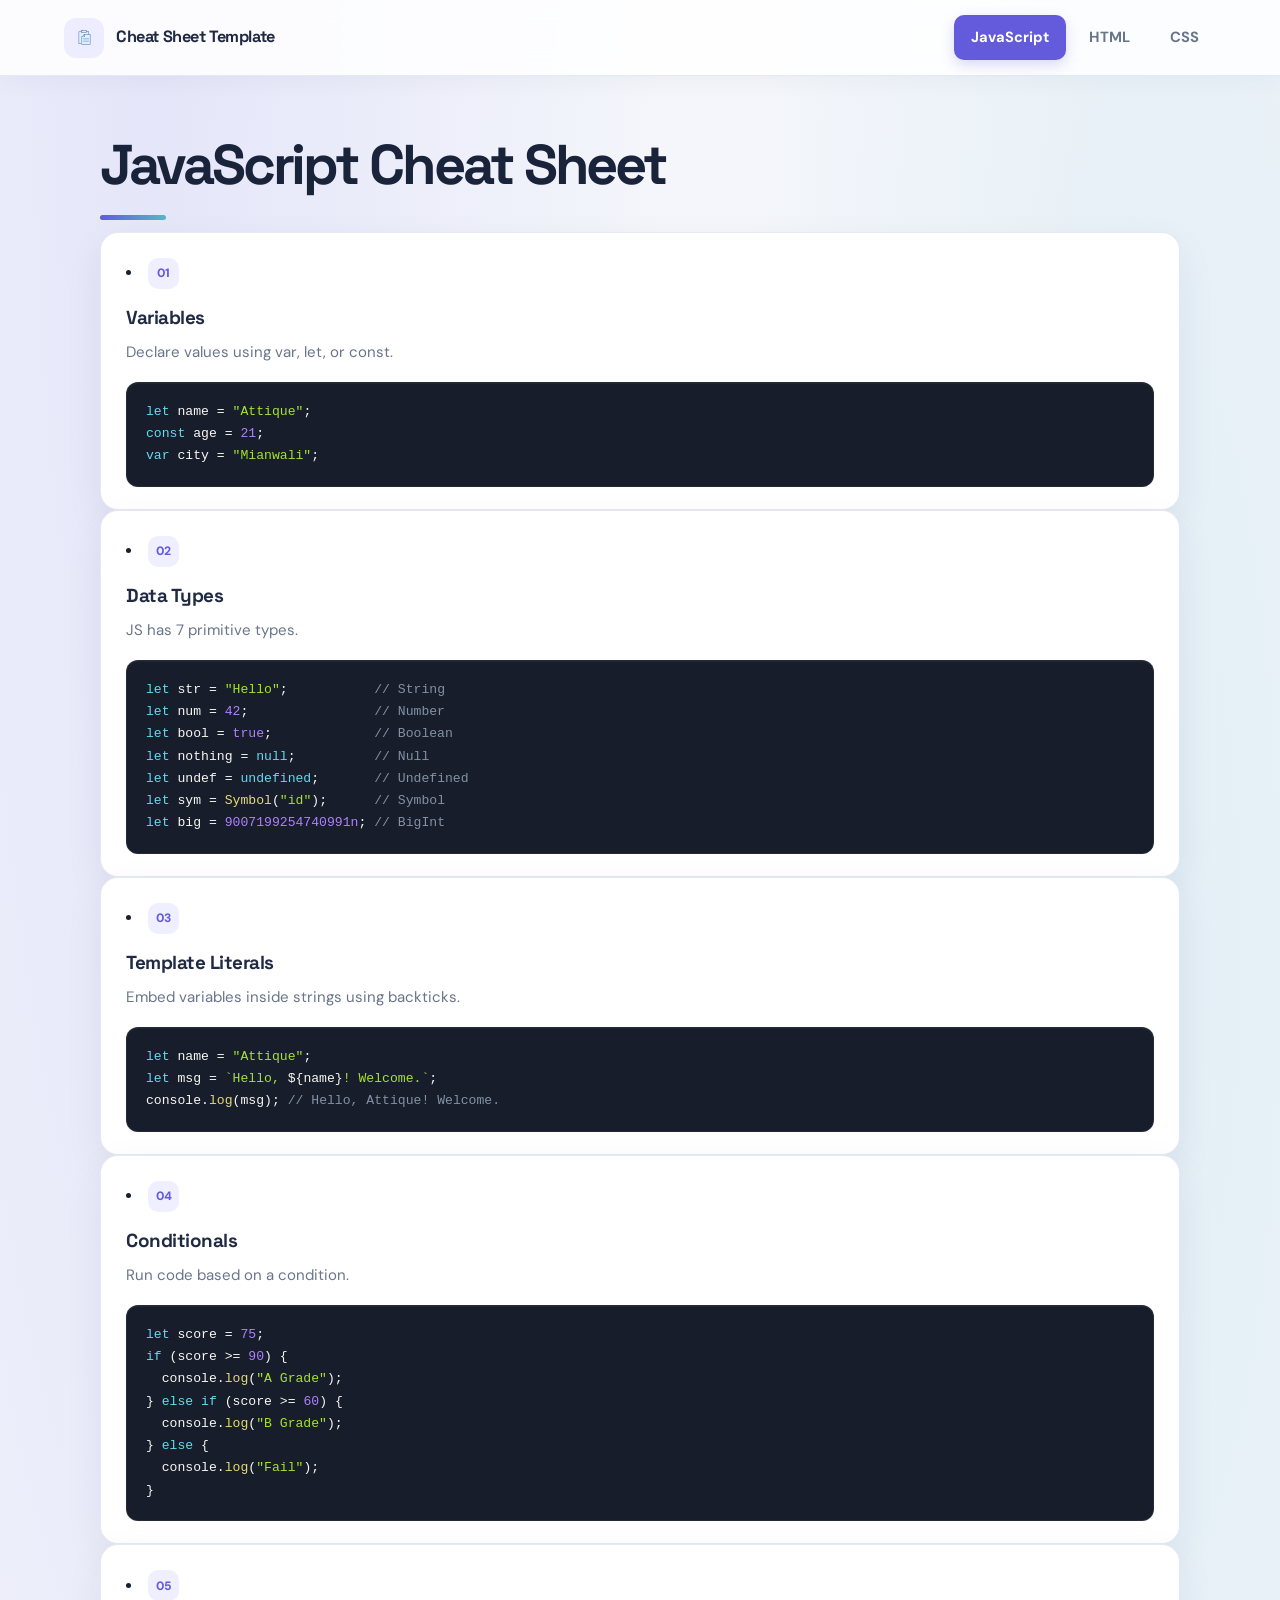
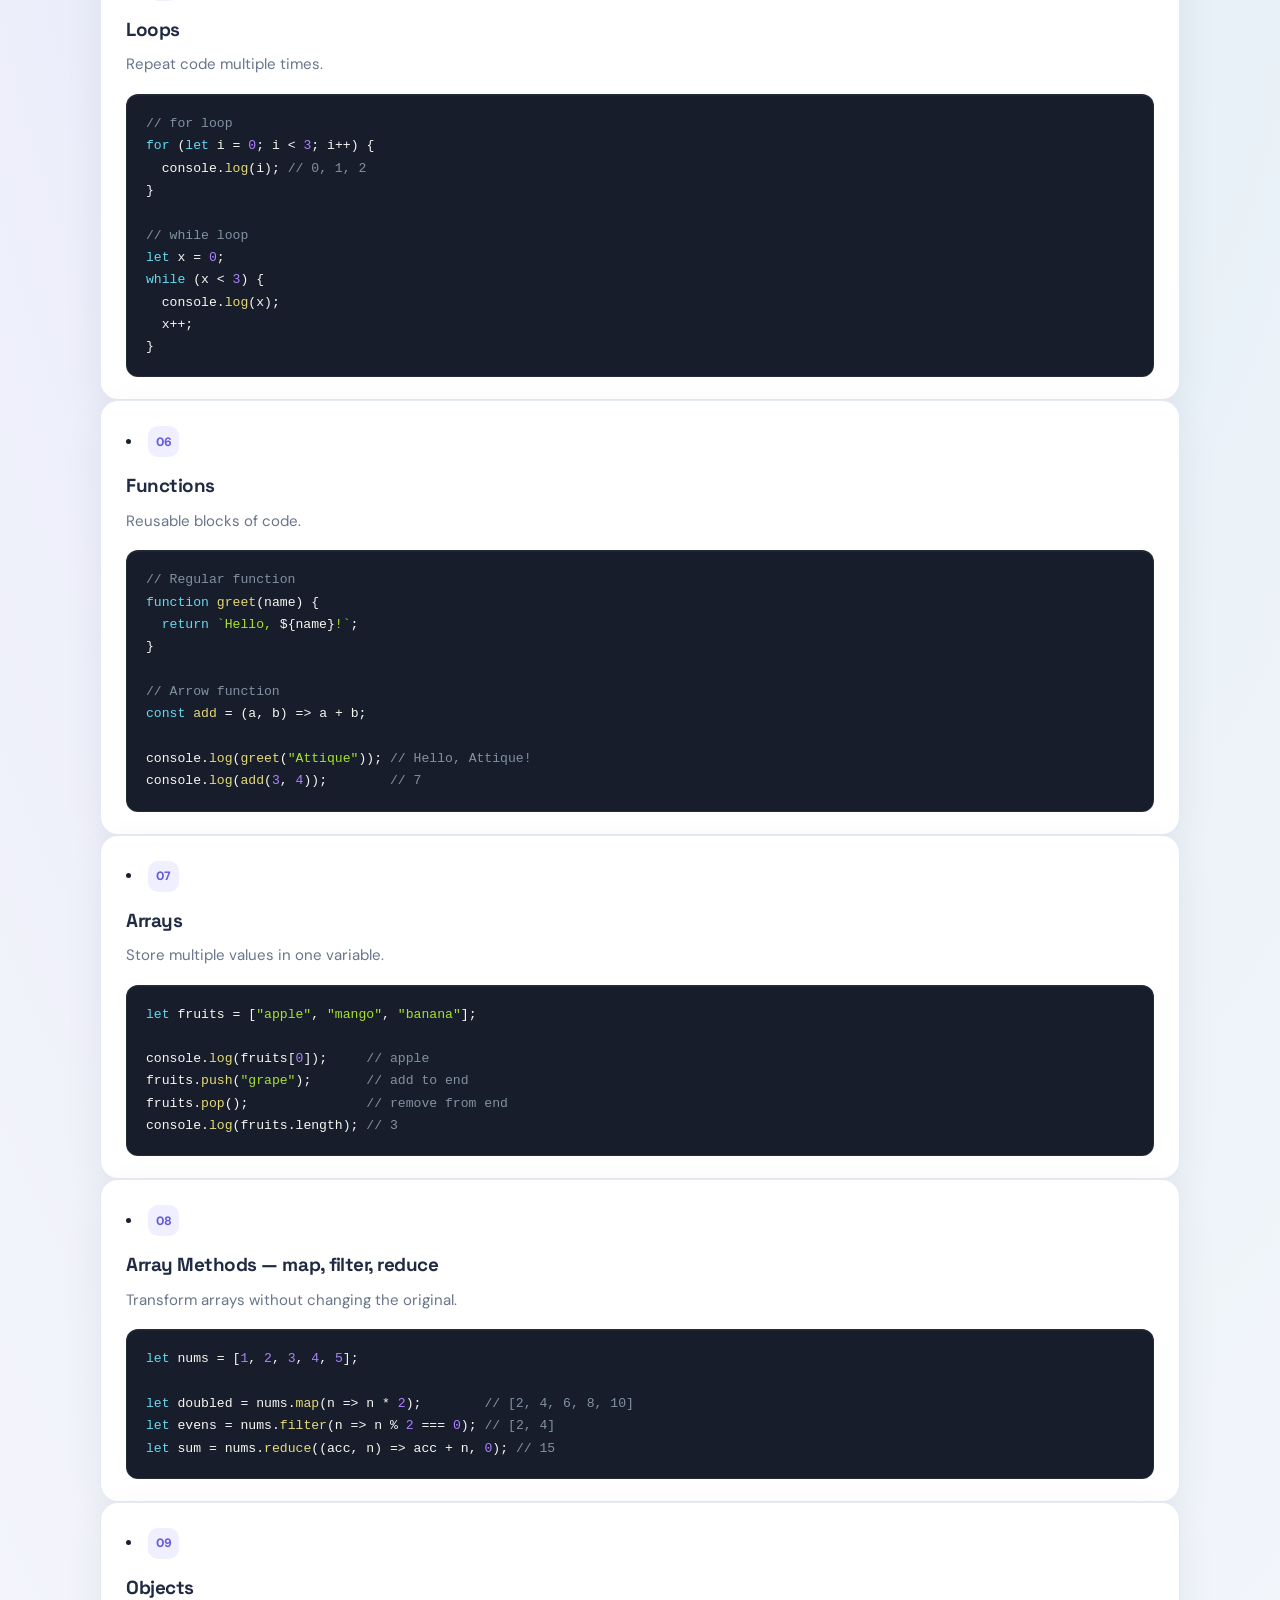
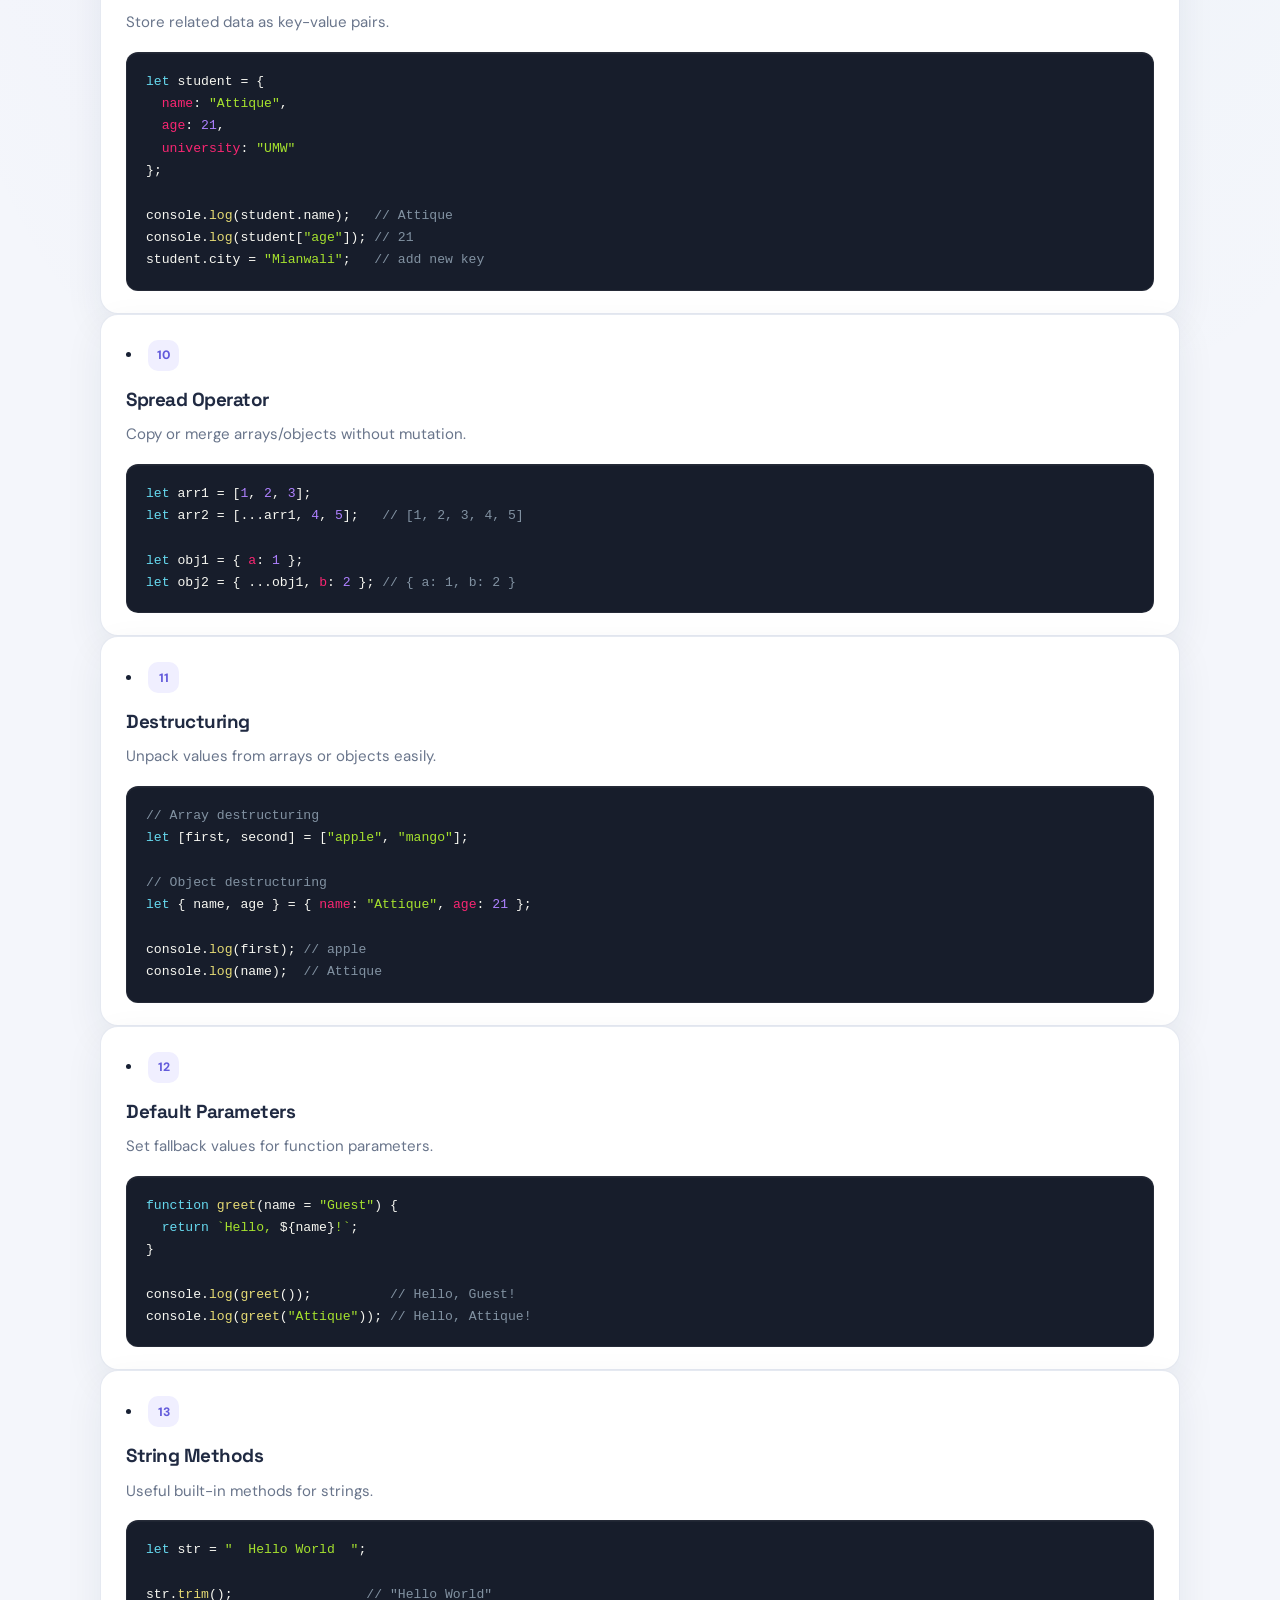
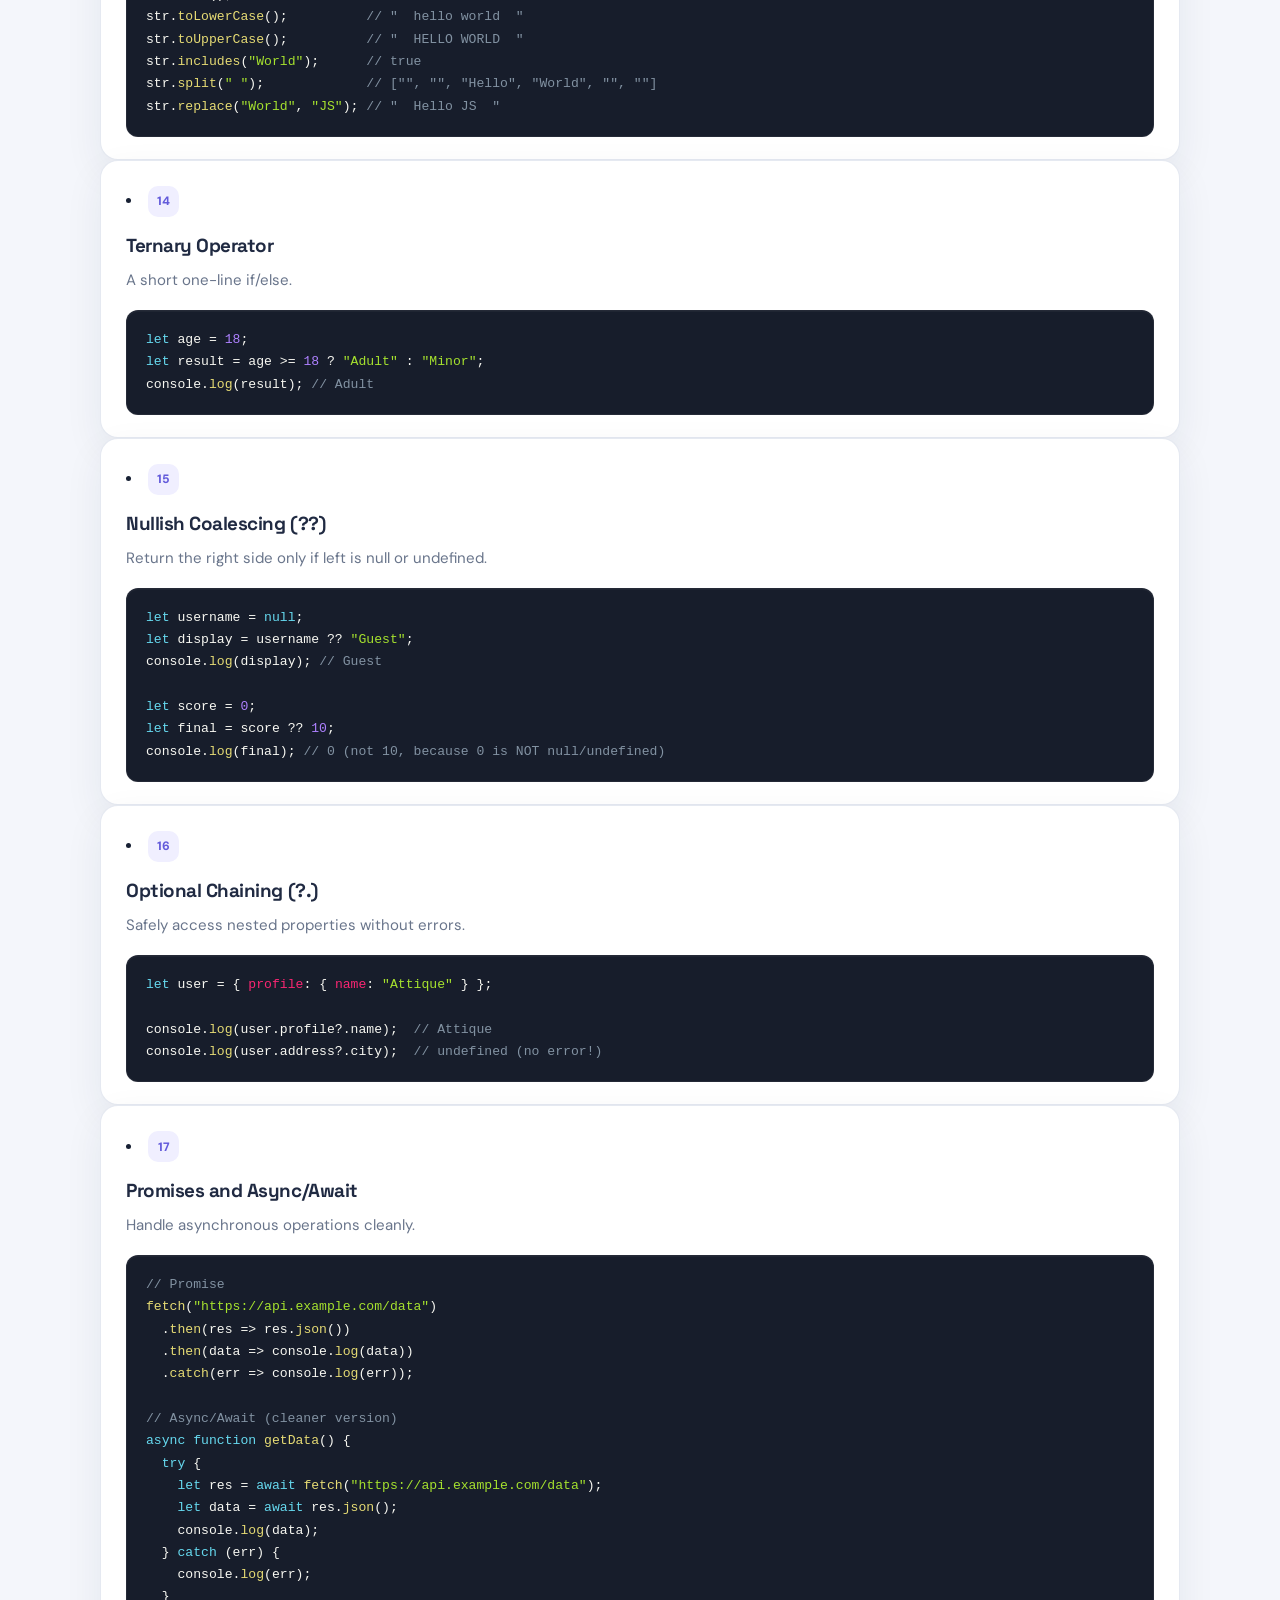
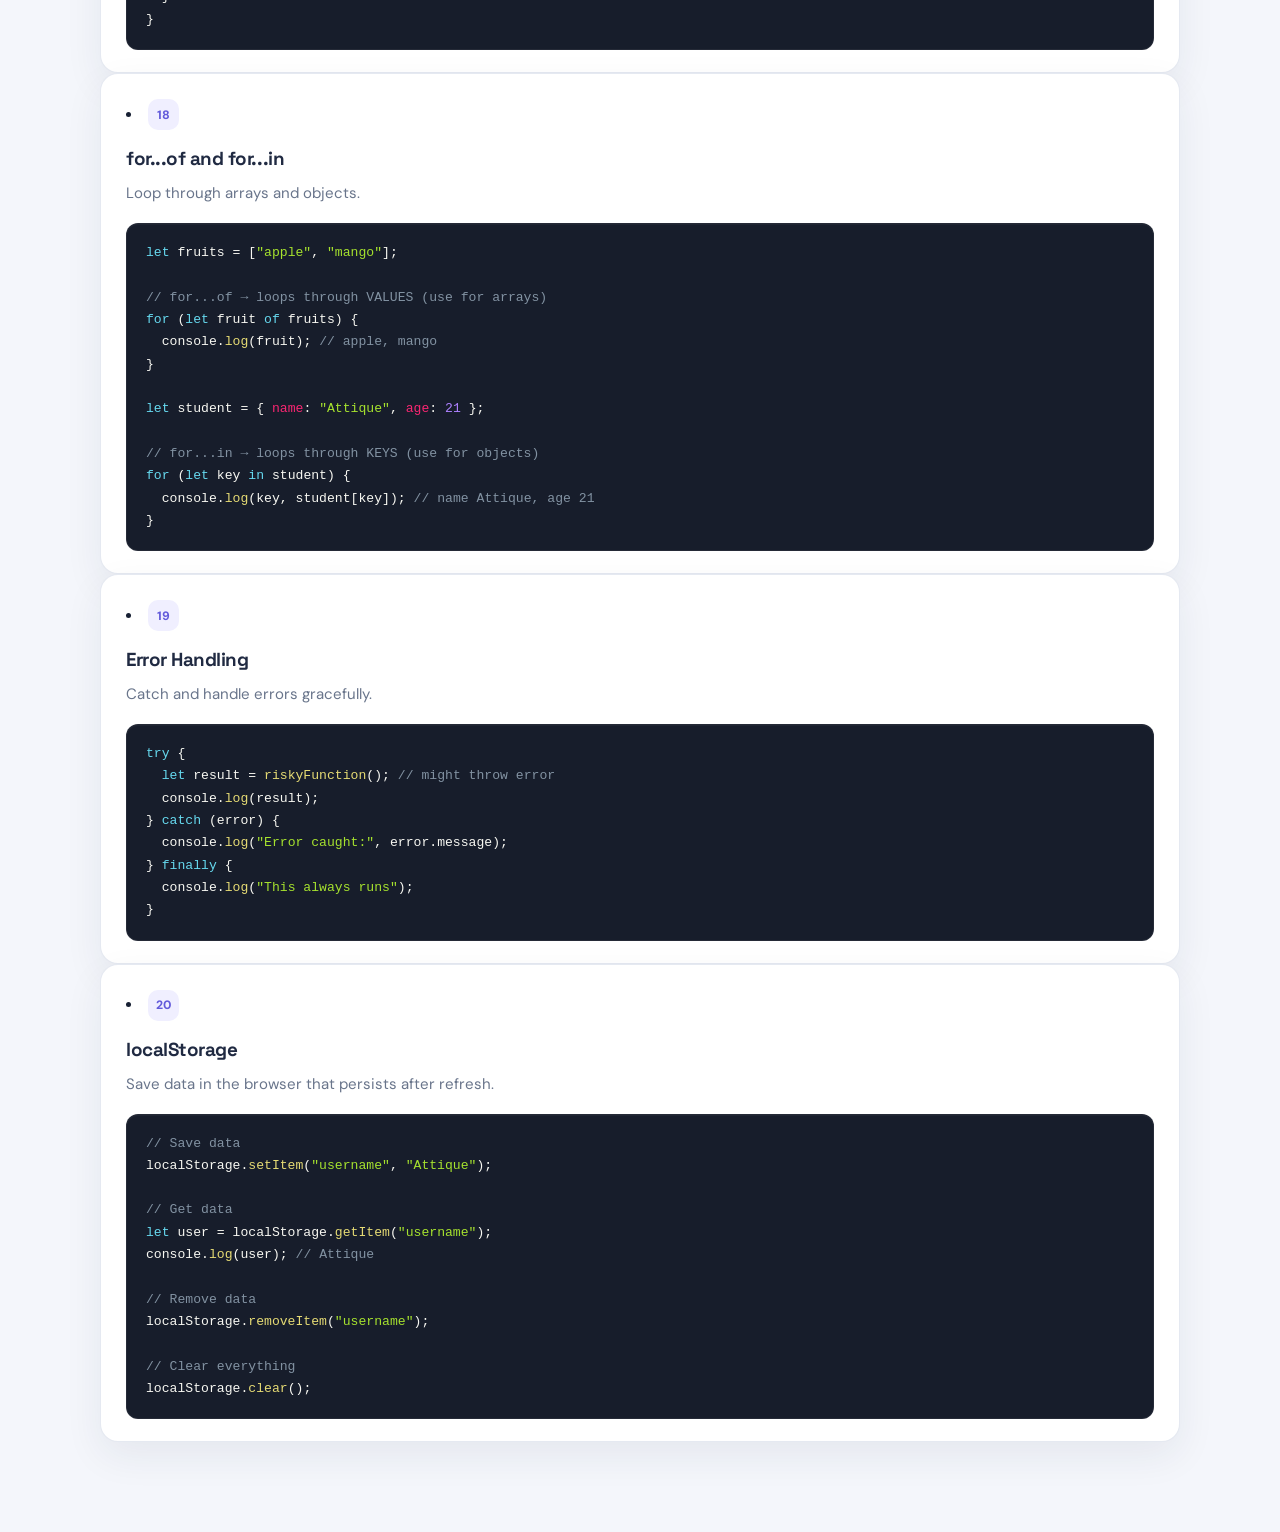
<file: index.html>
<!doctype html>
<html lang="en">
  <head>
    <meta charset="UTF-8" />
    <meta name="viewport" content="width=device-width, initial-scale=1.0" />
    <link rel="stylesheet" href="style.css" />
    <link rel="stylesheet" href="prism.css" />
    <script src="prism.js"></script>
    <title>Cheat Sheet Template</title>
  </head>
  <body>
    <nav>
  <div class="content">
    <span class="logo"><img src="Copy.svg" alt="Copy Icon" /></span>
    <span class="text">Cheat Sheet Template</span> 
  </div>
  <div class="side">
    <a href="index.html" class="active">JavaScript</a>
    <a href="html.html">HTML</a>
    <a href="CSS.html">CSS</a>
  </div>
</nav>
    <div class="container">
        <h1>JavaScript Cheat Sheet</h1>
      <li>
  <h3>Variables</h3>
  <p>Declare values using var, let, or const.</p>
  <pre class="language-js"><code>let name = "Attique";
const age = 21;
var city = "Mianwali";</code></pre>
</li>

<li>
  <h3>Data Types</h3>
  <p>JS has 7 primitive types.</p>
  <pre class="language-js"><code>let str = "Hello";           // String
let num = 42;                // Number
let bool = true;             // Boolean
let nothing = null;          // Null
let undef = undefined;       // Undefined
let sym = Symbol("id");      // Symbol
let big = 9007199254740991n; // BigInt</code></pre>
</li>

<li>
  <h3>Template Literals</h3>
  <p>Embed variables inside strings using backticks.</p>
  <pre class="language-js"><code>let name = "Attique";
let msg = `Hello, ${name}! Welcome.`;
console.log(msg); // Hello, Attique! Welcome.</code></pre>
</li>

<li>
  <h3>Conditionals</h3>
  <p>Run code based on a condition.</p>
  <pre class="language-js"><code>let score = 75;
if (score >= 90) {
  console.log("A Grade");
} else if (score >= 60) {
  console.log("B Grade");
} else {
  console.log("Fail");
}</code></pre>
</li>

<li>
  <h3>Loops</h3>
  <p>Repeat code multiple times.</p>
  <pre class="language-js"><code>// for loop
for (let i = 0; i < 3; i++) {
  console.log(i); // 0, 1, 2
}

// while loop
let x = 0;
while (x < 3) {
  console.log(x);
  x++;
}</code></pre>
</li>

<li>
  <h3>Functions</h3>
  <p>Reusable blocks of code.</p>
  <pre class="language-js"><code>// Regular function
function greet(name) {
  return `Hello, ${name}!`;
}

// Arrow function
const add = (a, b) => a + b;

console.log(greet("Attique")); // Hello, Attique!
console.log(add(3, 4));        // 7</code></pre>
</li>

<li>
  <h3>Arrays</h3>
  <p>Store multiple values in one variable.</p>
  <pre class="language-js"><code>let fruits = ["apple", "mango", "banana"];

console.log(fruits[0]);     // apple
fruits.push("grape");       // add to end
fruits.pop();               // remove from end
console.log(fruits.length); // 3</code></pre>
</li>

<li>
  <h3>Array Methods — map, filter, reduce</h3>
  <p>Transform arrays without changing the original.</p>
  <pre class="language-js"><code>let nums = [1, 2, 3, 4, 5];

let doubled = nums.map(n => n * 2);        // [2, 4, 6, 8, 10]
let evens = nums.filter(n => n % 2 === 0); // [2, 4]
let sum = nums.reduce((acc, n) => acc + n, 0); // 15</code></pre>
</li>

<li>
  <h3>Objects</h3>
  <p>Store related data as key-value pairs.</p>
  <pre class="language-js"><code>let student = {
  name: "Attique",
  age: 21,
  university: "UMW"
};

console.log(student.name);   // Attique
console.log(student["age"]); // 21
student.city = "Mianwali";   // add new key</code></pre>
</li>

<li>
  <h3>Spread Operator</h3>
  <p>Copy or merge arrays/objects without mutation.</p>
  <pre class="language-js"><code>let arr1 = [1, 2, 3];
let arr2 = [...arr1, 4, 5];   // [1, 2, 3, 4, 5]

let obj1 = { a: 1 };
let obj2 = { ...obj1, b: 2 }; // { a: 1, b: 2 }</code></pre>
</li>

<li>
  <h3>Destructuring</h3>
  <p>Unpack values from arrays or objects easily.</p>
  <pre class="language-js"><code>// Array destructuring
let [first, second] = ["apple", "mango"];

// Object destructuring
let { name, age } = { name: "Attique", age: 21 };

console.log(first); // apple
console.log(name);  // Attique</code></pre>
</li>

<li>
  <h3>Default Parameters</h3>
  <p>Set fallback values for function parameters.</p>
  <pre class="language-js"><code>function greet(name = "Guest") {
  return `Hello, ${name}!`;
}

console.log(greet());          // Hello, Guest!
console.log(greet("Attique")); // Hello, Attique!</code></pre>
</li>

<li>
  <h3>String Methods</h3>
  <p>Useful built-in methods for strings.</p>
  <pre class="language-js"><code>let str = "  Hello World  ";

str.trim();                 // "Hello World"
str.toLowerCase();          // "  hello world  "
str.toUpperCase();          // "  HELLO WORLD  "
str.includes("World");      // true
str.split(" ");             // ["", "", "Hello", "World", "", ""]
str.replace("World", "JS"); // "  Hello JS  "</code></pre>
</li>

<li>
  <h3>Ternary Operator</h3>
  <p>A short one-line if/else.</p>
  <pre class="language-js"><code>let age = 18;
let result = age >= 18 ? "Adult" : "Minor";
console.log(result); // Adult</code></pre>
</li>

<li>
  <h3>Nullish Coalescing (??)</h3>
  <p>Return the right side only if left is null or undefined.</p>
  <pre class="language-js"><code>let username = null;
let display = username ?? "Guest";
console.log(display); // Guest

let score = 0;
let final = score ?? 10;
console.log(final); // 0 (not 10, because 0 is NOT null/undefined)</code></pre>
</li>

<li>
  <h3>Optional Chaining (?.)</h3>
  <p>Safely access nested properties without errors.</p>
  <pre class="language-js"><code>let user = { profile: { name: "Attique" } };

console.log(user.profile?.name);  // Attique
console.log(user.address?.city);  // undefined (no error!)</code></pre>
</li>

<li>
  <h3>Promises and Async/Await</h3>
  <p>Handle asynchronous operations cleanly.</p>
  <pre class="language-js"><code>// Promise
fetch("https://api.example.com/data")
  .then(res => res.json())
  .then(data => console.log(data))
  .catch(err => console.log(err));

// Async/Await (cleaner version)
async function getData() {
  try {
    let res = await fetch("https://api.example.com/data");
    let data = await res.json();
    console.log(data);
  } catch (err) {
    console.log(err);
  }
}</code></pre>
</li>

<li>
  <h3>for...of and for...in</h3>
  <p>Loop through arrays and objects.</p>
  <pre class="language-js"><code>let fruits = ["apple", "mango"];

// for...of → loops through VALUES (use for arrays)
for (let fruit of fruits) {
  console.log(fruit); // apple, mango
}

let student = { name: "Attique", age: 21 };

// for...in → loops through KEYS (use for objects)
for (let key in student) {
  console.log(key, student[key]); // name Attique, age 21
}</code></pre>
</li>

<li>
  <h3>Error Handling</h3>
  <p>Catch and handle errors gracefully.</p>
  <pre class="language-js"><code>try {
  let result = riskyFunction(); // might throw error
  console.log(result);
} catch (error) {
  console.log("Error caught:", error.message);
} finally {
  console.log("This always runs");
}</code></pre>
</li>

<li>
  <h3>localStorage</h3>
  <p>Save data in the browser that persists after refresh.</p>
  <pre class="language-js"><code>// Save data
localStorage.setItem("username", "Attique");

// Get data
let user = localStorage.getItem("username");
console.log(user); // Attique

// Remove data
localStorage.removeItem("username");

// Clear everything
localStorage.clear();</code></pre>
</li>
      </ol>
    </div>
    <script>
  // Get the current page filename e.g. "Js.html"
  const currentPage = window.location.pathname.split("/").pop();

  // Loop through all nav links
  const navLinks = document.querySelectorAll(".side a");

  navLinks.forEach(link => {
    // Get the filename from each link's href e.g. "Js.html"
    const linkPage = link.getAttribute("href");

    // If it matches current page, add active class
    if (linkPage === currentPage) {
      link.classList.add("active");
    }
  });
</script>
  </body>
</html>
</file>
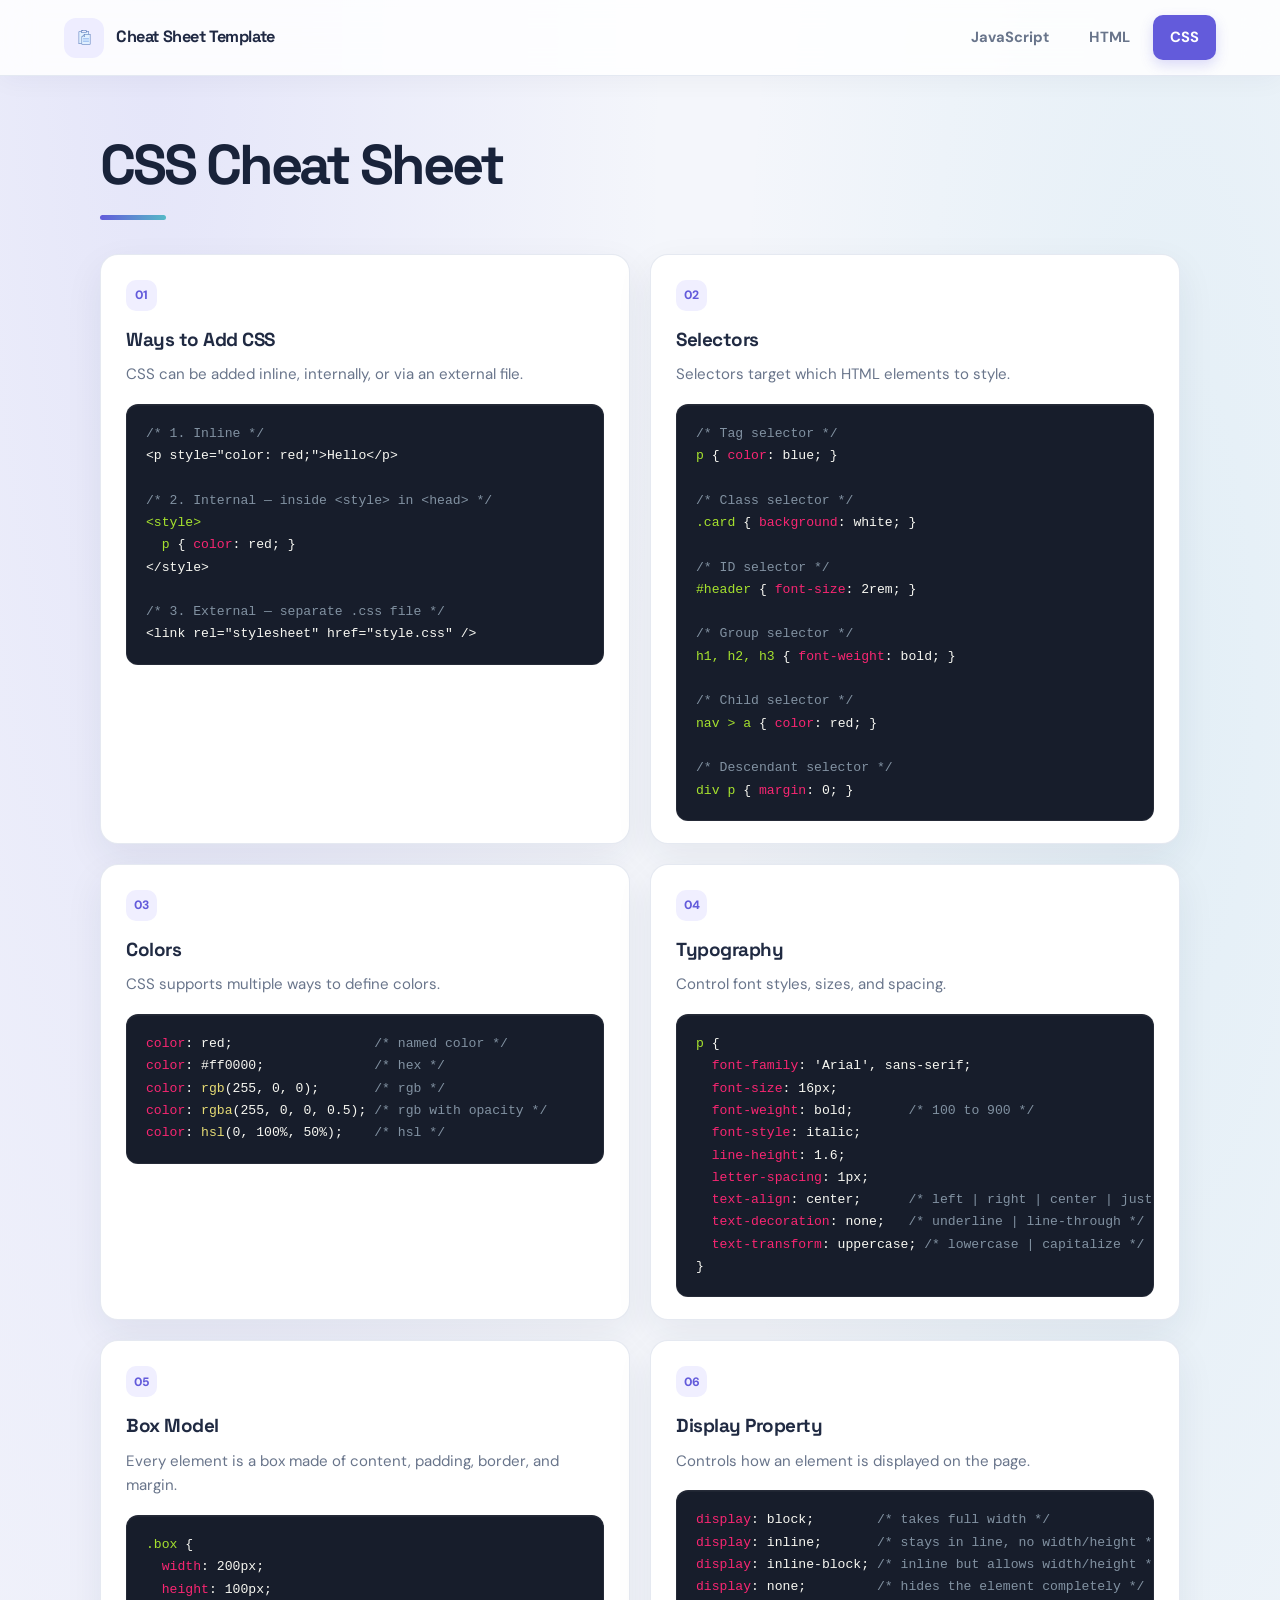
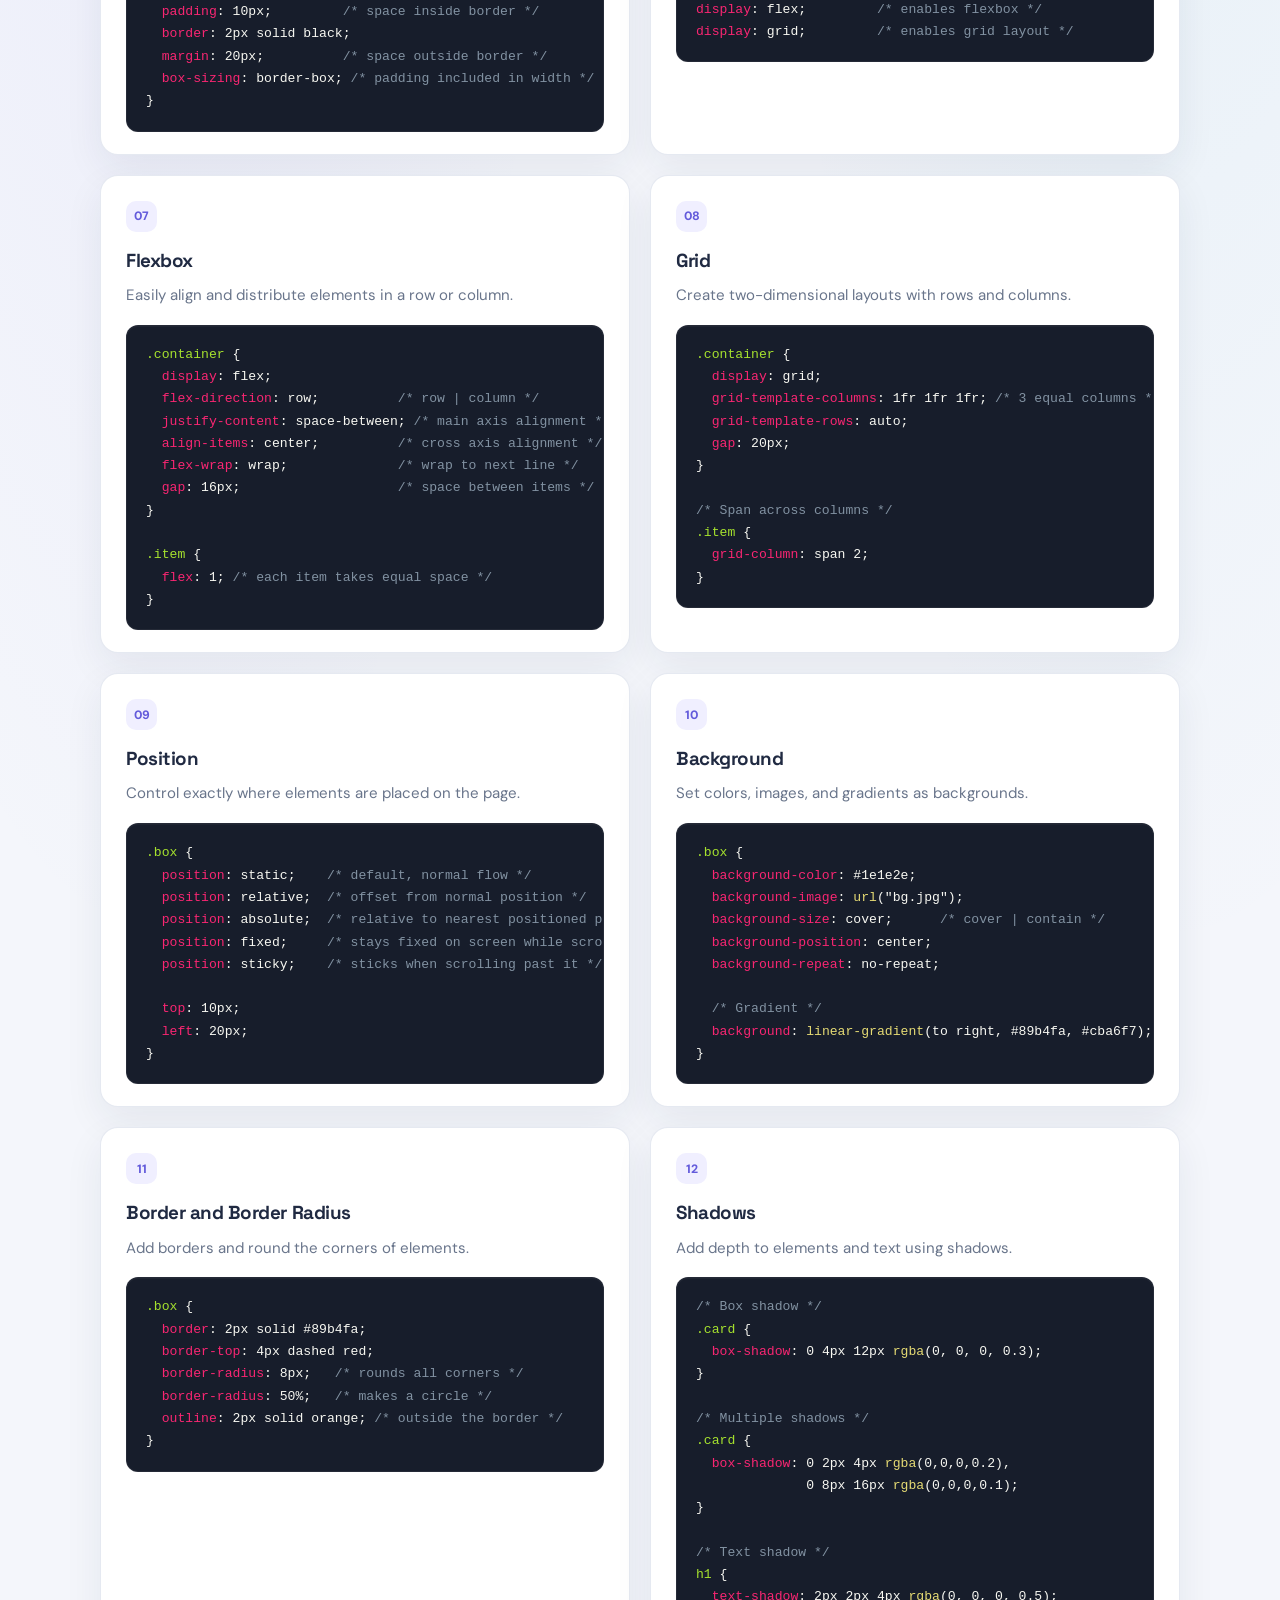
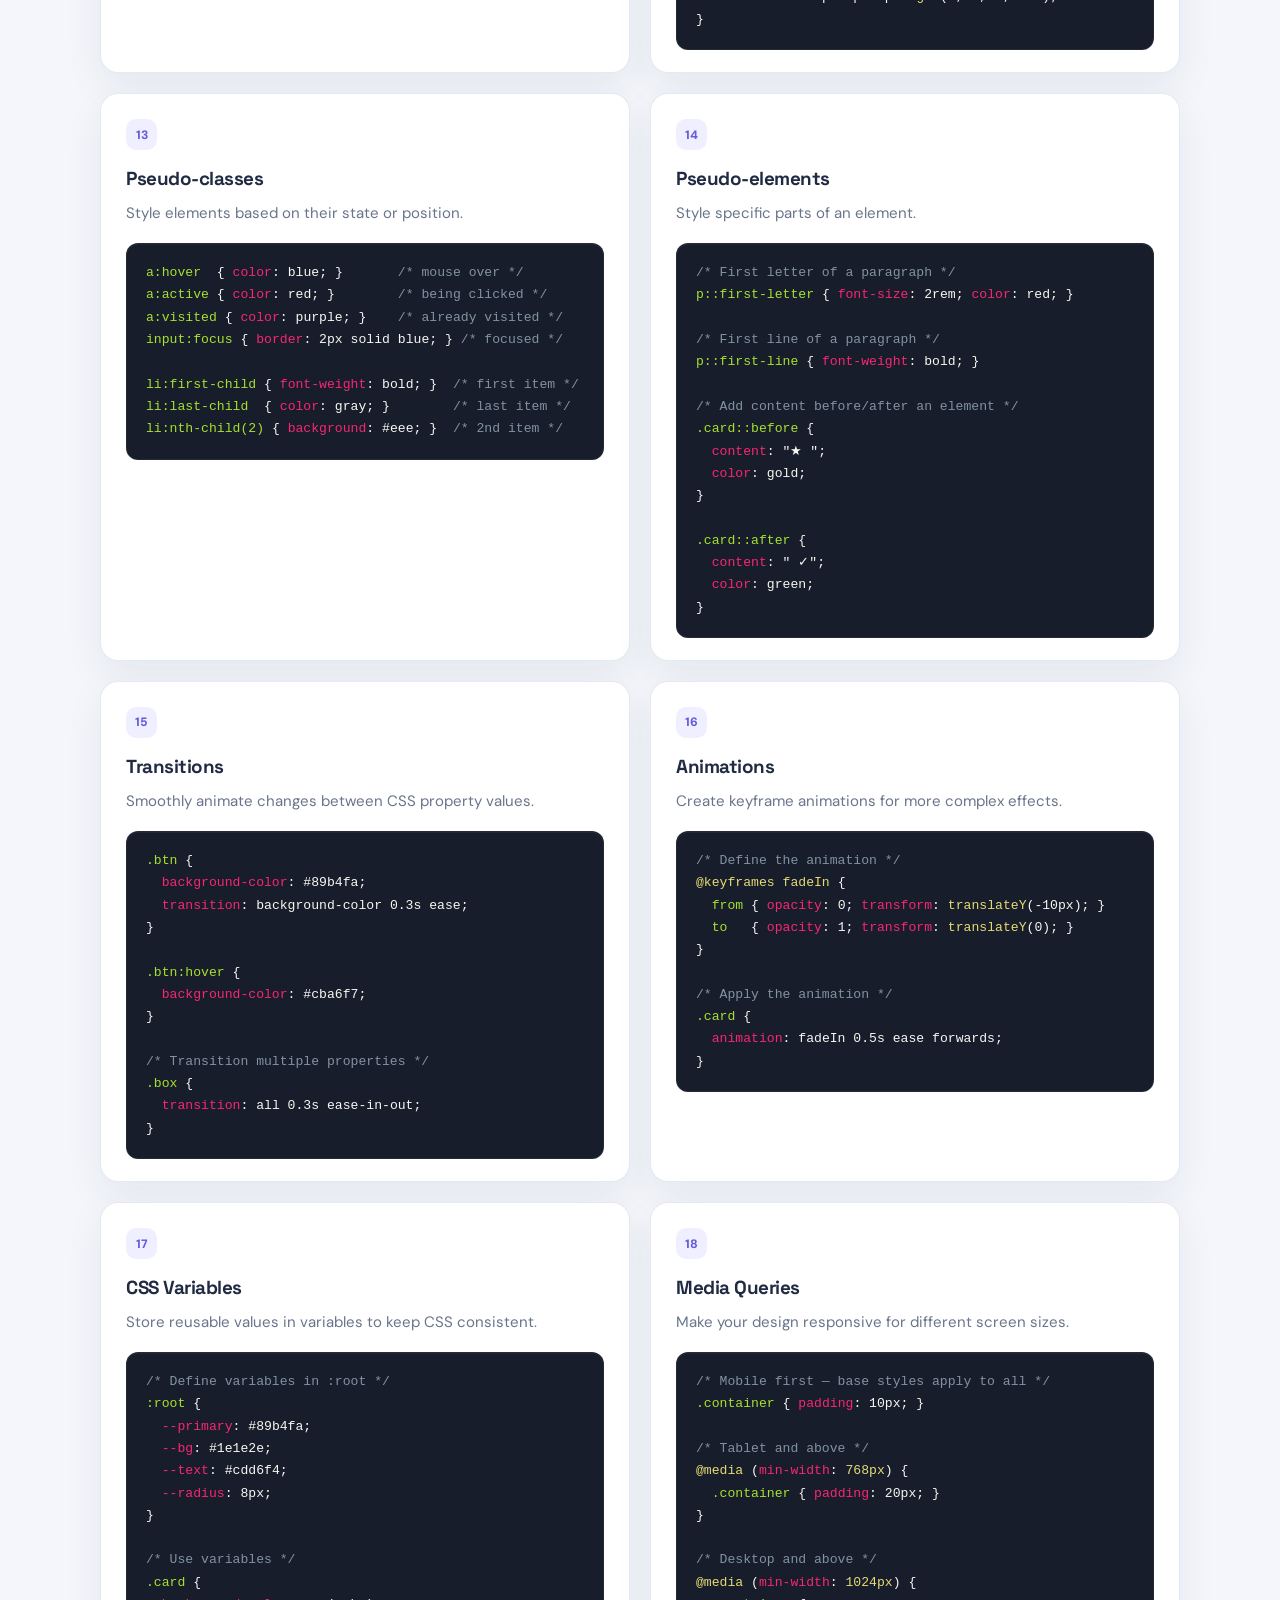
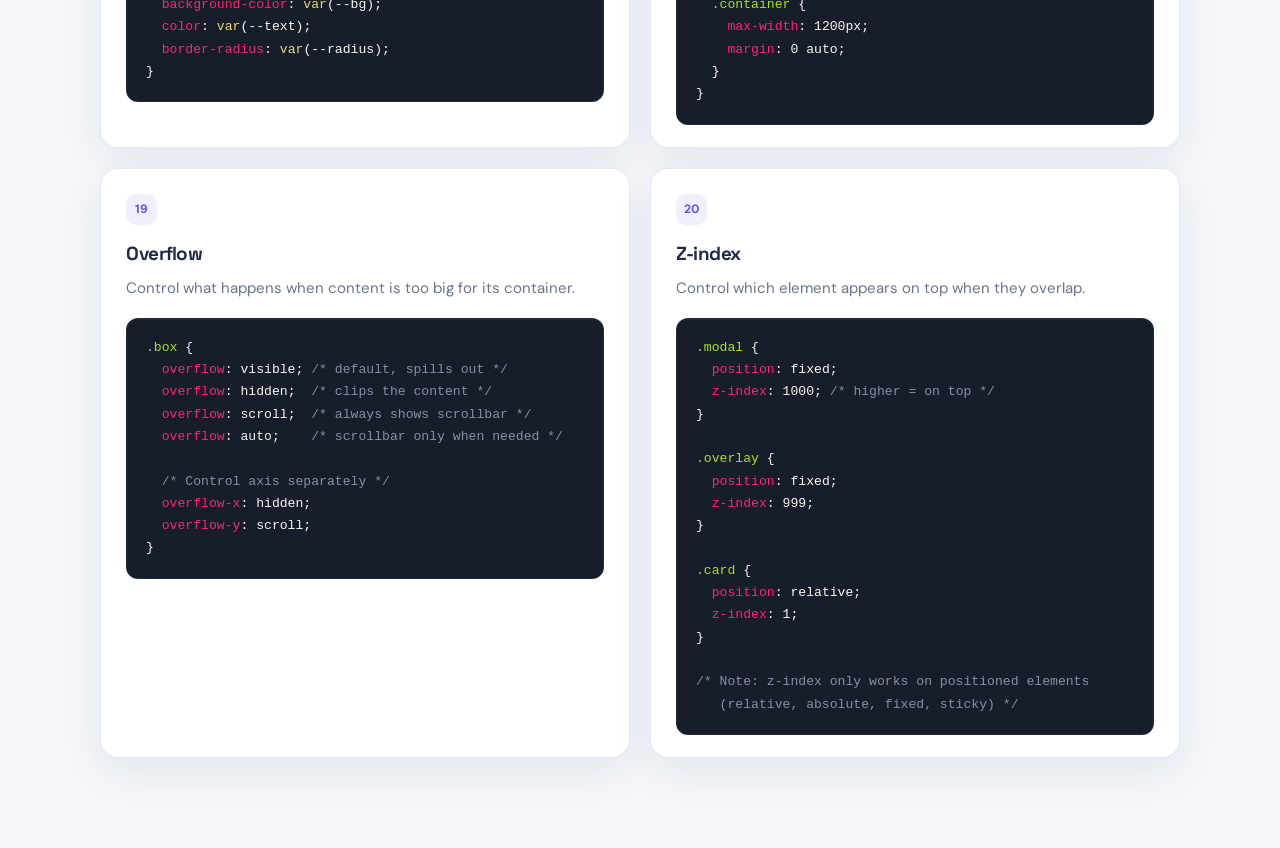
<file: CSS.html>
<!DOCTYPE html>
<html lang="en">
<head>
    <meta charset="UTF-8">
    <meta name="viewport" content="width=device-width, initial-scale=1.0">
    <link rel="stylesheet" href="style.css" />
    <link rel="stylesheet" href="prism.css" />
    <script src="prism.js"></script>
    <title>CSS Cheat Sheet Template</title>
</head>
<body><nav>
  <div class="content">
    <span class="logo"><img src="Copy.svg" alt="Copy Icon" /></span>
    <span class="text">Cheat Sheet Template</span> 
  </div>
  <div class="side">
    <a href="index.html" >JavaScript</a>
    <a href="html.html">HTML</a>
    <a href="CSS.html" class="active">CSS</a>
  </div>
</nav>
     <div class="container">
        <h1>CSS Cheat Sheet</h1>
        <ol><li>
  <h3>Ways to Add CSS</h3>
  <p>CSS can be added inline, internally, or via an external file.</p>
  <pre class="language-css"><code>/* 1. Inline */
&lt;p style="color: red;"&gt;Hello&lt;/p&gt;

/* 2. Internal — inside &lt;style&gt; in &lt;head&gt; */
&lt;style&gt;
  p { color: red; }
&lt;/style&gt;

/* 3. External — separate .css file */
&lt;link rel="stylesheet" href="style.css" /&gt;</code></pre>
</li>

<li>
  <h3>Selectors</h3>
  <p>Selectors target which HTML elements to style.</p>
  <pre class="language-css"><code>/* Tag selector */
p { color: blue; }

/* Class selector */
.card { background: white; }

/* ID selector */
#header { font-size: 2rem; }

/* Group selector */
h1, h2, h3 { font-weight: bold; }

/* Child selector */
nav > a { color: red; }

/* Descendant selector */
div p { margin: 0; }</code></pre>
</li>

<li>
  <h3>Colors</h3>
  <p>CSS supports multiple ways to define colors.</p>
  <pre class="language-css"><code>color: red;                  /* named color */
color: #ff0000;              /* hex */
color: rgb(255, 0, 0);       /* rgb */
color: rgba(255, 0, 0, 0.5); /* rgb with opacity */
color: hsl(0, 100%, 50%);    /* hsl */</code></pre>
</li>

<li>
  <h3>Typography</h3>
  <p>Control font styles, sizes, and spacing.</p>
  <pre class="language-css"><code>p {
  font-family: 'Arial', sans-serif;
  font-size: 16px;
  font-weight: bold;       /* 100 to 900 */
  font-style: italic;
  line-height: 1.6;
  letter-spacing: 1px;
  text-align: center;      /* left | right | center | justify */
  text-decoration: none;   /* underline | line-through */
  text-transform: uppercase; /* lowercase | capitalize */
}</code></pre>
</li>

<li>
  <h3>Box Model</h3>
  <p>Every element is a box made of content, padding, border, and margin.</p>
  <pre class="language-css"><code>.box {
  width: 200px;
  height: 100px;
  padding: 10px;         /* space inside border */
  border: 2px solid black;
  margin: 20px;          /* space outside border */
  box-sizing: border-box; /* padding included in width */
}</code></pre>
</li>

<li>
  <h3>Display Property</h3>
  <p>Controls how an element is displayed on the page.</p>
  <pre class="language-css"><code>display: block;        /* takes full width */
display: inline;       /* stays in line, no width/height */
display: inline-block; /* inline but allows width/height */
display: none;         /* hides the element completely */
display: flex;         /* enables flexbox */
display: grid;         /* enables grid layout */</code></pre>
</li>

<li>
  <h3>Flexbox</h3>
  <p>Easily align and distribute elements in a row or column.</p>
  <pre class="language-css"><code>.container {
  display: flex;
  flex-direction: row;          /* row | column */
  justify-content: space-between; /* main axis alignment */
  align-items: center;          /* cross axis alignment */
  flex-wrap: wrap;              /* wrap to next line */
  gap: 16px;                    /* space between items */
}

.item {
  flex: 1; /* each item takes equal space */
}</code></pre>
</li>

<li>
  <h3>Grid</h3>
  <p>Create two-dimensional layouts with rows and columns.</p>
  <pre class="language-css"><code>.container {
  display: grid;
  grid-template-columns: 1fr 1fr 1fr; /* 3 equal columns */
  grid-template-rows: auto;
  gap: 20px;
}

/* Span across columns */
.item {
  grid-column: span 2;
}</code></pre>
</li>

<li>
  <h3>Position</h3>
  <p>Control exactly where elements are placed on the page.</p>
  <pre class="language-css"><code>.box {
  position: static;    /* default, normal flow */
  position: relative;  /* offset from normal position */
  position: absolute;  /* relative to nearest positioned parent */
  position: fixed;     /* stays fixed on screen while scrolling */
  position: sticky;    /* sticks when scrolling past it */

  top: 10px;
  left: 20px;
}</code></pre>
</li>

<li>
  <h3>Background</h3>
  <p>Set colors, images, and gradients as backgrounds.</p>
  <pre class="language-css"><code>.box {
  background-color: #1e1e2e;
  background-image: url("bg.jpg");
  background-size: cover;      /* cover | contain */
  background-position: center;
  background-repeat: no-repeat;

  /* Gradient */
  background: linear-gradient(to right, #89b4fa, #cba6f7);
}</code></pre>
</li>

<li>
  <h3>Border and Border Radius</h3>
  <p>Add borders and round the corners of elements.</p>
  <pre class="language-css"><code>.box {
  border: 2px solid #89b4fa;
  border-top: 4px dashed red;
  border-radius: 8px;   /* rounds all corners */
  border-radius: 50%;   /* makes a circle */
  outline: 2px solid orange; /* outside the border */
}</code></pre>
</li>

<li>
  <h3>Shadows</h3>
  <p>Add depth to elements and text using shadows.</p>
  <pre class="language-css"><code>/* Box shadow */
.card {
  box-shadow: 0 4px 12px rgba(0, 0, 0, 0.3);
}

/* Multiple shadows */
.card {
  box-shadow: 0 2px 4px rgba(0,0,0,0.2),
              0 8px 16px rgba(0,0,0,0.1);
}

/* Text shadow */
h1 {
  text-shadow: 2px 2px 4px rgba(0, 0, 0, 0.5);
}</code></pre>
</li>

<li>
  <h3>Pseudo-classes</h3>
  <p>Style elements based on their state or position.</p>
  <pre class="language-css"><code>a:hover  { color: blue; }       /* mouse over */
a:active { color: red; }        /* being clicked */
a:visited { color: purple; }    /* already visited */
input:focus { border: 2px solid blue; } /* focused */

li:first-child { font-weight: bold; }  /* first item */
li:last-child  { color: gray; }        /* last item */
li:nth-child(2) { background: #eee; }  /* 2nd item */</code></pre>
</li>

<li>
  <h3>Pseudo-elements</h3>
  <p>Style specific parts of an element.</p>
  <pre class="language-css"><code>/* First letter of a paragraph */
p::first-letter { font-size: 2rem; color: red; }

/* First line of a paragraph */
p::first-line { font-weight: bold; }

/* Add content before/after an element */
.card::before {
  content: "★ ";
  color: gold;
}

.card::after {
  content: " ✓";
  color: green;
}</code></pre>
</li>

<li>
  <h3>Transitions</h3>
  <p>Smoothly animate changes between CSS property values.</p>
  <pre class="language-css"><code>.btn {
  background-color: #89b4fa;
  transition: background-color 0.3s ease;
}

.btn:hover {
  background-color: #cba6f7;
}

/* Transition multiple properties */
.box {
  transition: all 0.3s ease-in-out;
}</code></pre>
</li>

<li>
  <h3>Animations</h3>
  <p>Create keyframe animations for more complex effects.</p>
  <pre class="language-css"><code>/* Define the animation */
@keyframes fadeIn {
  from { opacity: 0; transform: translateY(-10px); }
  to   { opacity: 1; transform: translateY(0); }
}

/* Apply the animation */
.card {
  animation: fadeIn 0.5s ease forwards;
}</code></pre>
</li>

<li>
  <h3>CSS Variables</h3>
  <p>Store reusable values in variables to keep CSS consistent.</p>
  <pre class="language-css"><code>/* Define variables in :root */
:root {
  --primary: #89b4fa;
  --bg: #1e1e2e;
  --text: #cdd6f4;
  --radius: 8px;
}

/* Use variables */
.card {
  background-color: var(--bg);
  color: var(--text);
  border-radius: var(--radius);
}</code></pre>
</li>

<li>
  <h3>Media Queries</h3>
  <p>Make your design responsive for different screen sizes.</p>
  <pre class="language-css"><code>/* Mobile first — base styles apply to all */
.container { padding: 10px; }

/* Tablet and above */
@media (min-width: 768px) {
  .container { padding: 20px; }
}

/* Desktop and above */
@media (min-width: 1024px) {
  .container {
    max-width: 1200px;
    margin: 0 auto;
  }
}</code></pre>
</li>

<li>
  <h3>Overflow</h3>
  <p>Control what happens when content is too big for its container.</p>
  <pre class="language-css"><code>.box {
  overflow: visible; /* default, spills out */
  overflow: hidden;  /* clips the content */
  overflow: scroll;  /* always shows scrollbar */
  overflow: auto;    /* scrollbar only when needed */

  /* Control axis separately */
  overflow-x: hidden;
  overflow-y: scroll;
}</code></pre>
</li>

<li>
  <h3>Z-index</h3>
  <p>Control which element appears on top when they overlap.</p>
  <pre class="language-css"><code>.modal {
  position: fixed;
  z-index: 1000; /* higher = on top */
}

.overlay {
  position: fixed;
  z-index: 999;
}

.card {
  position: relative;
  z-index: 1;
}

/* Note: z-index only works on positioned elements
   (relative, absolute, fixed, sticky) */</code></pre>
</li>

        </ol>
        </div>
</body>
</html>
</file>
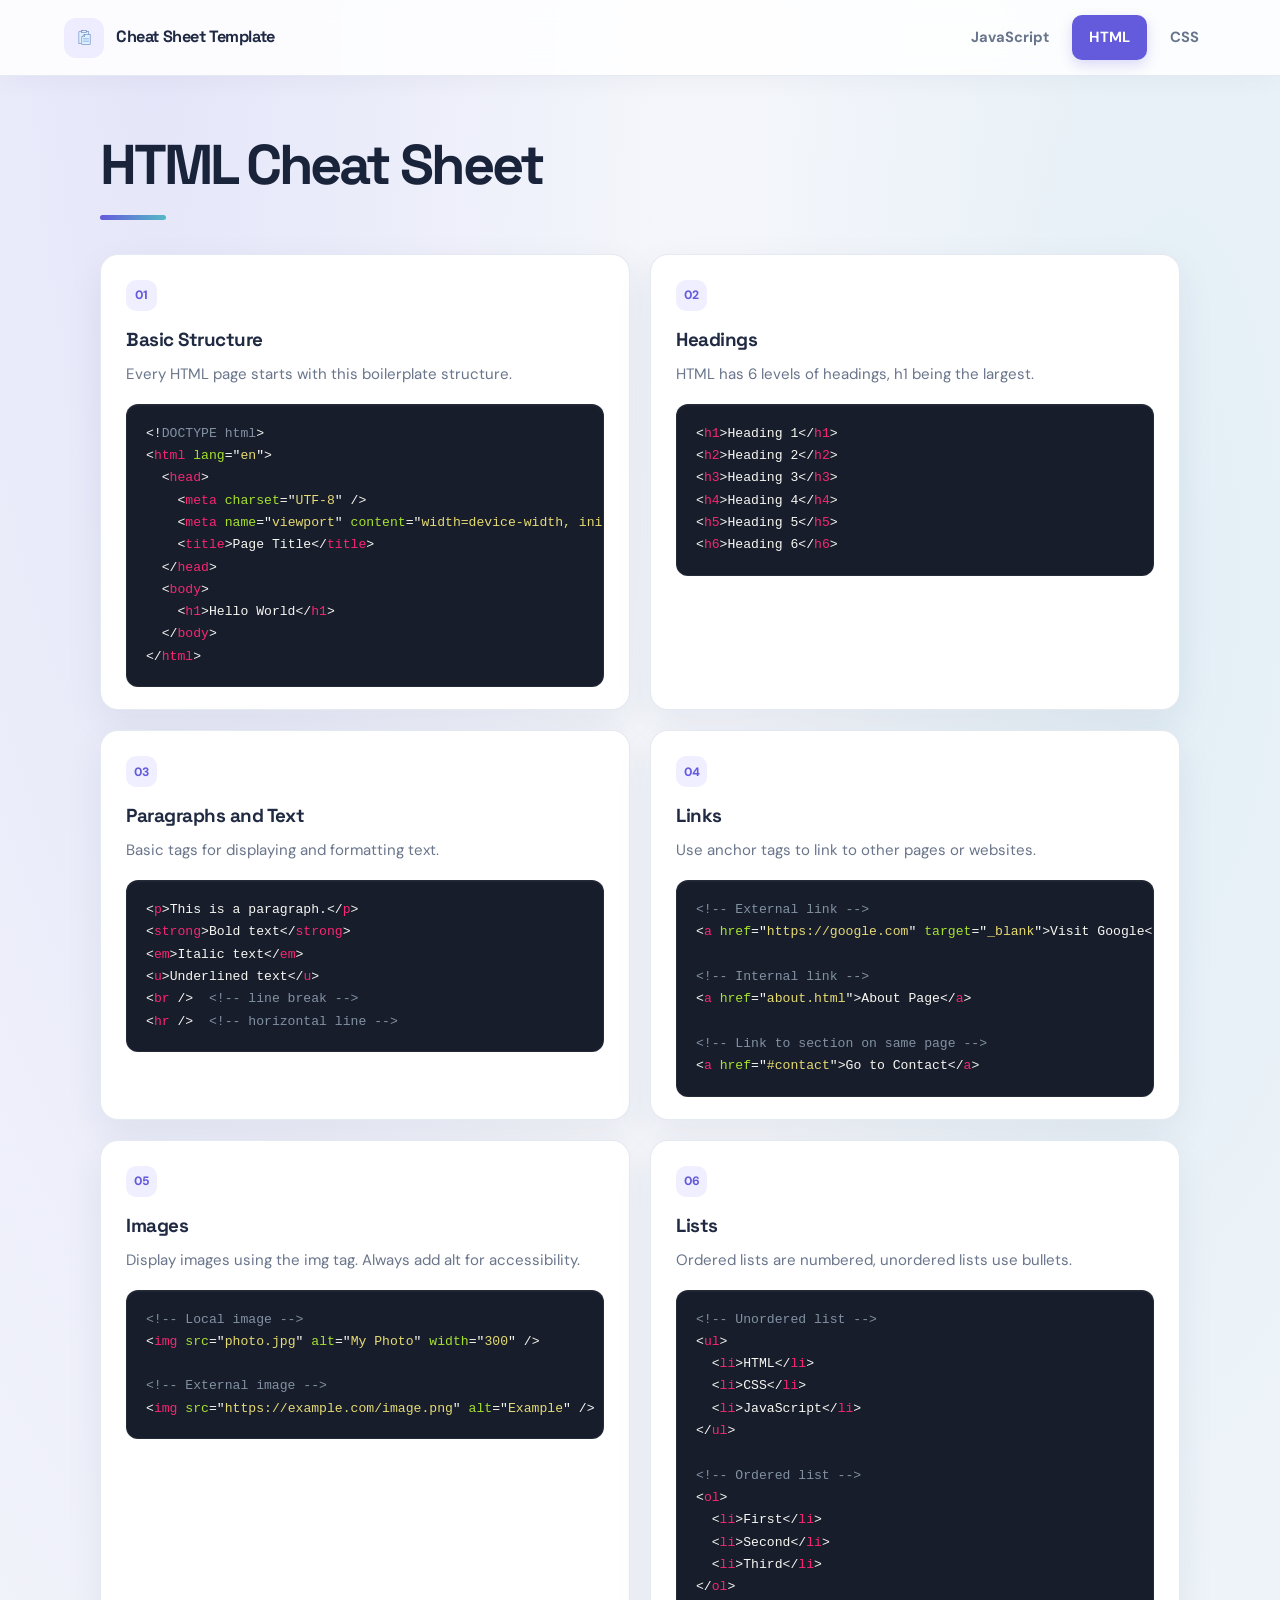
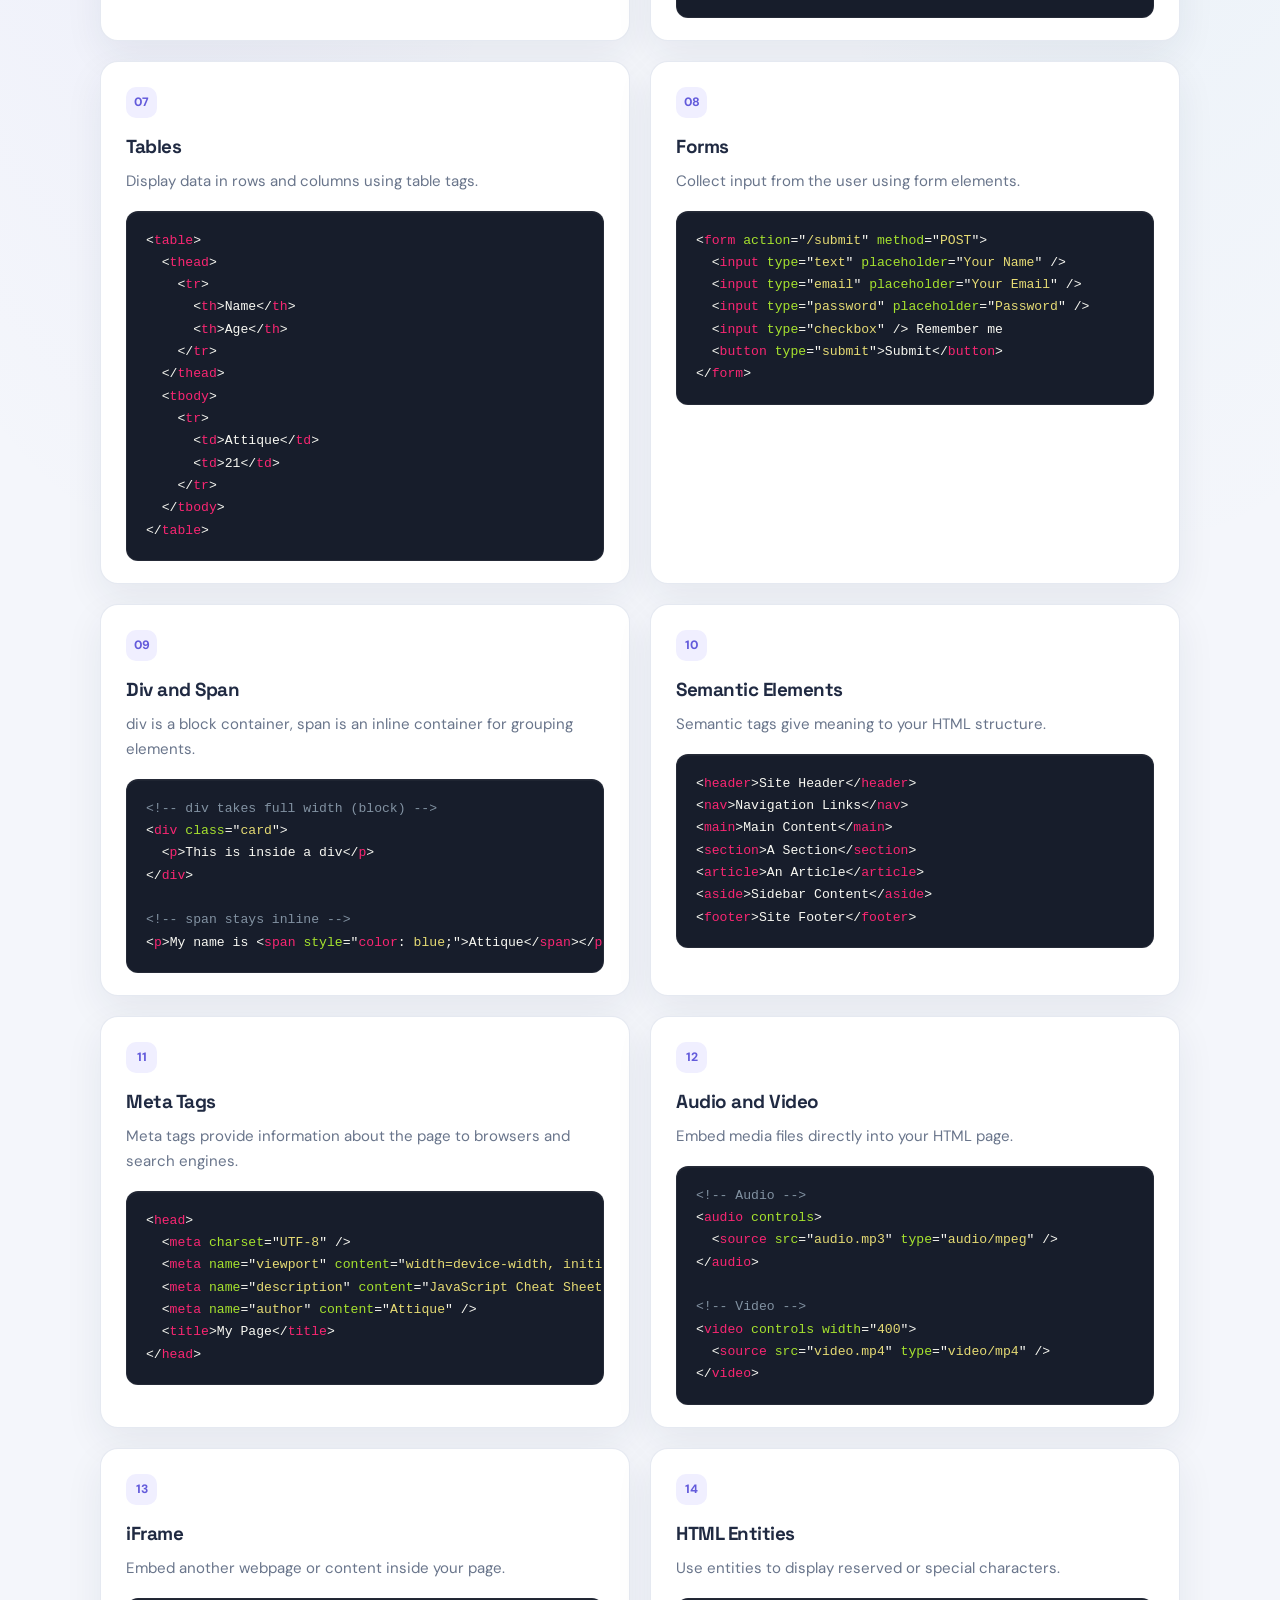
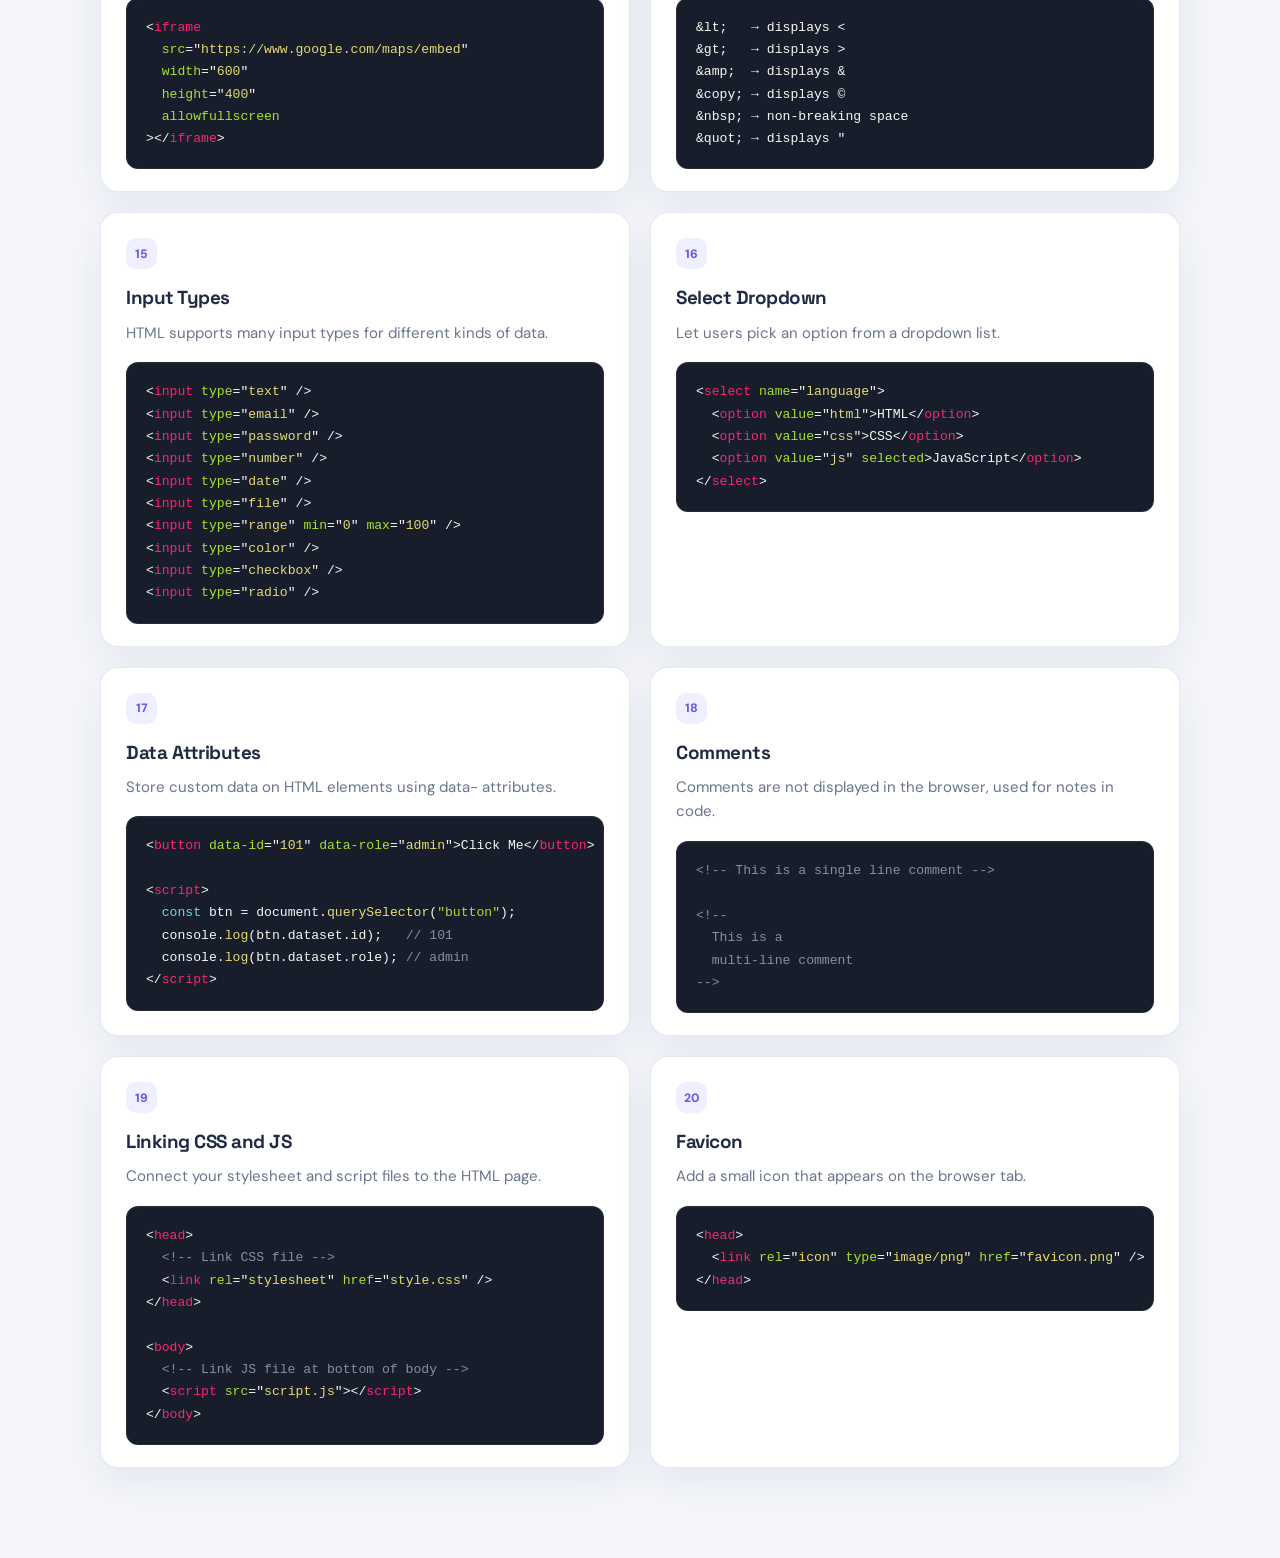
<file: html.html>
<!DOCTYPE html>
<html lang="en">
<head>
    <meta charset="UTF-8">
    <meta name="viewport" content="width=device-width, initial-scale=1.0">
    <link rel="stylesheet" href="style.css" />
    <link rel="stylesheet" href="prism.css" />
    <script src="prism.js"></script>
    <title>HTML Cheat Sheet Template</title>
</head>
<body>
  <nav>
  <div class="content">
    <span class="logo"><img src="Copy.svg" alt="Copy Icon" /></span>
    <span class="text">Cheat Sheet Template</span> 
  </div>
  <div class="side">
    <a href="index.html" >JavaScript</a>
    <a href="html.html" class="active" >HTML</a>
    <a href="CSS.html" >CSS</a>
  </div>
</nav>
 <div class="container">
        <h1>HTML Cheat Sheet</h1>
        <ol>
          <li>
  <h3>Basic Structure</h3>
  <p>Every HTML page starts with this boilerplate structure.</p>
  <pre class="language-html"><code>&lt;!DOCTYPE html&gt;
&lt;html lang="en"&gt;
  &lt;head&gt;
    &lt;meta charset="UTF-8" /&gt;
    &lt;meta name="viewport" content="width=device-width, initial-scale=1.0" /&gt;
    &lt;title&gt;Page Title&lt;/title&gt;
  &lt;/head&gt;
  &lt;body&gt;
    &lt;h1&gt;Hello World&lt;/h1&gt;
  &lt;/body&gt;
&lt;/html&gt;</code></pre>
</li>

<li>
  <h3>Headings</h3>
  <p>HTML has 6 levels of headings, h1 being the largest.</p>
  <pre class="language-html"><code>&lt;h1&gt;Heading 1&lt;/h1&gt;
&lt;h2&gt;Heading 2&lt;/h2&gt;
&lt;h3&gt;Heading 3&lt;/h3&gt;
&lt;h4&gt;Heading 4&lt;/h4&gt;
&lt;h5&gt;Heading 5&lt;/h5&gt;
&lt;h6&gt;Heading 6&lt;/h6&gt;</code></pre>
</li>

<li>
  <h3>Paragraphs and Text</h3>
  <p>Basic tags for displaying and formatting text.</p>
  <pre class="language-html"><code>&lt;p&gt;This is a paragraph.&lt;/p&gt;
&lt;strong&gt;Bold text&lt;/strong&gt;
&lt;em&gt;Italic text&lt;/em&gt;
&lt;u&gt;Underlined text&lt;/u&gt;
&lt;br /&gt;  &lt;!-- line break --&gt;
&lt;hr /&gt;  &lt;!-- horizontal line --&gt;</code></pre>
</li>

<li>
  <h3>Links</h3>
  <p>Use anchor tags to link to other pages or websites.</p>
  <pre class="language-html"><code>&lt;!-- External link --&gt;
&lt;a href="https://google.com" target="_blank"&gt;Visit Google&lt;/a&gt;

&lt;!-- Internal link --&gt;
&lt;a href="about.html"&gt;About Page&lt;/a&gt;

&lt;!-- Link to section on same page --&gt;
&lt;a href="#contact"&gt;Go to Contact&lt;/a&gt;</code></pre>
</li>

<li>
  <h3>Images</h3>
  <p>Display images using the img tag. Always add alt for accessibility.</p>
  <pre class="language-html"><code>&lt;!-- Local image --&gt;
&lt;img src="photo.jpg" alt="My Photo" width="300" /&gt;

&lt;!-- External image --&gt;
&lt;img src="https://example.com/image.png" alt="Example" /&gt;</code></pre>
</li>

<li>
  <h3>Lists</h3>
  <p>Ordered lists are numbered, unordered lists use bullets.</p>
  <pre class="language-html"><code>&lt;!-- Unordered list --&gt;
&lt;ul&gt;
  &lt;li&gt;HTML&lt;/li&gt;
  &lt;li&gt;CSS&lt;/li&gt;
  &lt;li&gt;JavaScript&lt;/li&gt;
&lt;/ul&gt;

&lt;!-- Ordered list --&gt;
&lt;ol&gt;
  &lt;li&gt;First&lt;/li&gt;
  &lt;li&gt;Second&lt;/li&gt;
  &lt;li&gt;Third&lt;/li&gt;
&lt;/ol&gt;</code></pre>
</li>

<li>
  <h3>Tables</h3>
  <p>Display data in rows and columns using table tags.</p>
  <pre class="language-html"><code>&lt;table&gt;
  &lt;thead&gt;
    &lt;tr&gt;
      &lt;th&gt;Name&lt;/th&gt;
      &lt;th&gt;Age&lt;/th&gt;
    &lt;/tr&gt;
  &lt;/thead&gt;
  &lt;tbody&gt;
    &lt;tr&gt;
      &lt;td&gt;Attique&lt;/td&gt;
      &lt;td&gt;21&lt;/td&gt;
    &lt;/tr&gt;
  &lt;/tbody&gt;
&lt;/table&gt;</code></pre>
</li>

<li>
  <h3>Forms</h3>
  <p>Collect input from the user using form elements.</p>
  <pre class="language-html"><code>&lt;form action="/submit" method="POST"&gt;
  &lt;input type="text" placeholder="Your Name" /&gt;
  &lt;input type="email" placeholder="Your Email" /&gt;
  &lt;input type="password" placeholder="Password" /&gt;
  &lt;input type="checkbox" /&gt; Remember me
  &lt;button type="submit"&gt;Submit&lt;/button&gt;
&lt;/form&gt;</code></pre>
</li>

<li>
  <h3>Div and Span</h3>
  <p>div is a block container, span is an inline container for grouping elements.</p>
  <pre class="language-html"><code>&lt;!-- div takes full width (block) --&gt;
&lt;div class="card"&gt;
  &lt;p&gt;This is inside a div&lt;/p&gt;
&lt;/div&gt;

&lt;!-- span stays inline --&gt;
&lt;p&gt;My name is &lt;span style="color: blue;"&gt;Attique&lt;/span&gt;&lt;/p&gt;</code></pre>
</li>

<li>
  <h3>Semantic Elements</h3>
  <p>Semantic tags give meaning to your HTML structure.</p>
  <pre class="language-html"><code>&lt;header&gt;Site Header&lt;/header&gt;
&lt;nav&gt;Navigation Links&lt;/nav&gt;
&lt;main&gt;Main Content&lt;/main&gt;
&lt;section&gt;A Section&lt;/section&gt;
&lt;article&gt;An Article&lt;/article&gt;
&lt;aside&gt;Sidebar Content&lt;/aside&gt;
&lt;footer&gt;Site Footer&lt;/footer&gt;</code></pre>
</li>

<li>
  <h3>Meta Tags</h3>
  <p>Meta tags provide information about the page to browsers and search engines.</p>
  <pre class="language-html"><code>&lt;head&gt;
  &lt;meta charset="UTF-8" /&gt;
  &lt;meta name="viewport" content="width=device-width, initial-scale=1.0" /&gt;
  &lt;meta name="description" content="JavaScript Cheat Sheet" /&gt;
  &lt;meta name="author" content="Attique" /&gt;
  &lt;title&gt;My Page&lt;/title&gt;
&lt;/head&gt;</code></pre>
</li>

<li>
  <h3>Audio and Video</h3>
  <p>Embed media files directly into your HTML page.</p>
  <pre class="language-html"><code>&lt;!-- Audio --&gt;
&lt;audio controls&gt;
  &lt;source src="audio.mp3" type="audio/mpeg" /&gt;
&lt;/audio&gt;

&lt;!-- Video --&gt;
&lt;video controls width="400"&gt;
  &lt;source src="video.mp4" type="video/mp4" /&gt;
&lt;/video&gt;</code></pre>
</li>

<li>
  <h3>iFrame</h3>
  <p>Embed another webpage or content inside your page.</p>
  <pre class="language-html"><code>&lt;iframe
  src="https://www.google.com/maps/embed"
  width="600"
  height="400"
  allowfullscreen
&gt;&lt;/iframe&gt;</code></pre>
</li>

<li>
  <h3>HTML Entities</h3>
  <p>Use entities to display reserved or special characters.</p>
  <pre class="language-html"><code>&amp;lt;   → displays &lt;
&amp;gt;   → displays &gt;
&amp;amp;  → displays &amp;
&amp;copy; → displays ©
&amp;nbsp; → non-breaking space
&amp;quot; → displays "</code></pre>
</li>

<li>
  <h3>Input Types</h3>
  <p>HTML supports many input types for different kinds of data.</p>
  <pre class="language-html"><code>&lt;input type="text" /&gt;
&lt;input type="email" /&gt;
&lt;input type="password" /&gt;
&lt;input type="number" /&gt;
&lt;input type="date" /&gt;
&lt;input type="file" /&gt;
&lt;input type="range" min="0" max="100" /&gt;
&lt;input type="color" /&gt;
&lt;input type="checkbox" /&gt;
&lt;input type="radio" /&gt;</code></pre>
</li>

<li>
  <h3>Select Dropdown</h3>
  <p>Let users pick an option from a dropdown list.</p>
  <pre class="language-html"><code>&lt;select name="language"&gt;
  &lt;option value="html"&gt;HTML&lt;/option&gt;
  &lt;option value="css"&gt;CSS&lt;/option&gt;
  &lt;option value="js" selected&gt;JavaScript&lt;/option&gt;
&lt;/select&gt;</code></pre>
</li>

<li>
  <h3>Data Attributes</h3>
  <p>Store custom data on HTML elements using data- attributes.</p>
  <pre class="language-html"><code>&lt;button data-id="101" data-role="admin"&gt;Click Me&lt;/button&gt;

&lt;script&gt;
  const btn = document.querySelector("button");
  console.log(btn.dataset.id);   // 101
  console.log(btn.dataset.role); // admin
&lt;/script&gt;</code></pre>
</li>

<li>
  <h3>Comments</h3>
  <p>Comments are not displayed in the browser, used for notes in code.</p>
  <pre class="language-html"><code>&lt;!-- This is a single line comment --&gt;

&lt;!--
  This is a
  multi-line comment
--&gt;</code></pre>
</li>

<li>
  <h3>Linking CSS and JS</h3>
  <p>Connect your stylesheet and script files to the HTML page.</p>
  <pre class="language-html"><code>&lt;head&gt;
  &lt;!-- Link CSS file --&gt;
  &lt;link rel="stylesheet" href="style.css" /&gt;
&lt;/head&gt;

&lt;body&gt;
  &lt;!-- Link JS file at bottom of body --&gt;
  &lt;script src="script.js"&gt;&lt;/script&gt;
&lt;/body&gt;</code></pre>
</li>

<li>
  <h3>Favicon</h3>
  <p>Add a small icon that appears on the browser tab.</p>
  <pre class="language-html"><code>&lt;head&gt;
  &lt;link rel="icon" type="image/png" href="favicon.png" /&gt;
&lt;/head&gt;</code></pre>
</li>
        </ol>
        </div>
   
</body>
</html>
</file>
<file: style.css>
@import url('https://fonts.googleapis.com/css2?family=DM+Sans:wght@400;500;600;700;800&family=Space+Grotesk:wght@500;600;700&display=swap');

:root {
  color-scheme: light;
  --page: #f4f6fb;
  --surface: #ffffff;
  --ink: #172033;
  --muted: #69758b;
  --line: #e7ebf3;
  --accent: #635bdb;
  --accent-dark: #4c45bd;
  --shadow: 0 14px 38px rgba(29, 42, 74, .07);
}

* { box-sizing: border-box; }
html { scroll-behavior: smooth; }
body {
  margin: 0;
  min-height: 100vh;
  background:
    radial-gradient(ellipse at 12% 0%, rgba(117, 109, 235, .12), transparent 32rem),
    radial-gradient(ellipse at 92% 12%, rgba(77, 174, 203, .10), transparent 28rem),
    var(--page);
  color: var(--ink);
  font-family: 'DM Sans', system-ui, -apple-system, BlinkMacSystemFont, 'Segoe UI', sans-serif;
  line-height: 1.65;
}

nav {
  position: sticky;
  z-index: 20;
  top: 0;
  display: flex;
  align-items: center;
  justify-content: space-between;
  gap: 22px;
  min-height: 76px;
  padding: 12px max(5vw, 22px);
  background: rgba(255, 255, 255, .86);
  border-bottom: 1px solid rgba(226, 231, 241, .9);
  box-shadow: 0 5px 24px rgba(24, 36, 66, .04);
  backdrop-filter: blur(16px);
}
nav .content, nav .side { display: flex; align-items: center; }
nav .content { gap: 12px; min-width: 0; }
nav .logo {
  display: grid;
  place-items: center;
  width: 40px;
  height: 40px;
  overflow: hidden;
  border-radius: 12px;
  background: #eeedff;
}
nav .logo img { width: 23px; height: 23px; object-fit: contain; }
nav .text {
  color: #202943;
  font-family: 'Space Grotesk', sans-serif;
  font-size: 1.02rem;
  font-weight: 700;
  letter-spacing: -.025em;
}
nav .side { flex-wrap: wrap; gap: 6px; }
nav .side a {
  padding: 9px 16px;
  border: 1px solid transparent;
  border-radius: 10px;
  color: #69758b;
  font-size: .92rem;
  font-weight: 700;
  text-decoration: none;
  transition: color .2s ease, background .2s ease, transform .2s ease;
}
nav .side a:hover { color: var(--accent); background: #f3f2ff; transform: translateY(-1px); }
nav .side a.active { color: #fff; background: var(--accent); box-shadow: 0 5px 13px rgba(99, 91, 219, .23); }

.container {
  width: min(1080px, calc(100% - 40px));
  margin: 58px auto 90px;
}
.container > h1 {
  position: relative;
  margin: 0 0 12px;
  color: #19233a;
  font-family: 'Space Grotesk', sans-serif;
  font-size: clamp(2.25rem, 5vw, 3.5rem);
  font-weight: 700;
  letter-spacing: -.055em;
  line-height: 1.12;
}
.container > h1::after {
  display: block;
  width: 66px;
  height: 5px;
  margin-top: 18px;
  border-radius: 99px;
  background: linear-gradient(90deg, #635bdb, #55b9c7);
  content: '';
}
.container > h1 + ol,
.container > ol { margin-top: 34px; }
.container ol {
  display: grid;
  grid-template-columns: repeat(2, minmax(0, 1fr));
  gap: 20px;
  margin: 34px 0 0;
  padding: 0;
  list-style: none;
  counter-reset: topic;
}
.container ol > li,
.container > li {
  position: relative;
  min-width: 0;
  padding: 25px 25px 22px;
  overflow: hidden;
  border: 1px solid rgba(228, 232, 241, .95);
  border-radius: 18px;
  background: var(--surface);
  box-shadow: var(--shadow);
  counter-increment: topic;
  transition: transform .22s ease, box-shadow .22s ease, border-color .22s ease;
}
.container ol > li:hover,
.container > li:hover {
  transform: translateY(-3px);
  border-color: #d8d5ff;
  box-shadow: 0 19px 42px rgba(29, 42, 74, .11);
}
.container ol > li::before,
.container > li::before {
  display: inline-grid;
  place-items: center;
  width: 31px;
  height: 31px;
  margin-bottom: 13px;
  border-radius: 10px;
  background: #f0efff;
  color: var(--accent);
  content: counter(topic, decimal-leading-zero);
  font-size: .76rem;
  font-weight: 800;
}
.container h3 {
  margin: 0 0 7px;
  color: #202a42;
  font-family: 'Space Grotesk', sans-serif;
  font-size: 1.18rem;
  font-weight: 700;
  letter-spacing: -.025em;
}
.container p { margin: 0 0 17px; color: var(--muted); font-size: .94rem; }
pre[class*="language-"] {
  max-width: 100%;
  margin: 0 !important;
  padding: 18px 19px !important;
  overflow: auto;
  border: 1px solid rgba(255, 255, 255, .06);
  border-radius: 12px !important;
  background: #171d2b !important;
  box-shadow: inset 0 1px rgba(255,255,255,.035);
  scrollbar-color: #59647a #202839;
  scrollbar-width: thin;
}
code[class*="language-"], pre[class*="language-"] {
  font-family: 'SFMono-Regular', Consolas, 'Liberation Mono', monospace !important;
  font-size: .82rem !important;
  line-height: 1.7 !important;
  text-shadow: none !important;
  tab-size: 2;
}
:not(pre) > code[class*="language-"] { background: #eeedff; color: #5149bd; }

@media (max-width: 760px) {
  nav { align-items: flex-start; flex-direction: column; gap: 10px; padding: 12px 20px; }
  nav .side { width: 100%; }
  nav .side a { flex: 1; padding: 8px 10px; text-align: center; }
  .container { width: min(100% - 28px, 620px); margin-top: 38px; }
  .container ol { grid-template-columns: 1fr; gap: 15px; margin-top: 26px; }
  .container ol > li, .container > li { padding: 21px; }
}

@media (prefers-reduced-motion: reduce) {
  *, *::before, *::after { scroll-behavior: auto !important; transition-duration: .01ms !important; }
}
</file>
<file: prism.css>
/* PrismJS 1.30.0
https://prismjs.com/download#themes=prism-okaidia&languages=markup+css+clike+javascript+c+cpp+python&plugins=line-numbers+toolbar+copy-to-clipboard */
code[class*="language-"],
pre[class*="language-"] {
  color: #f8f8f2;
  background: 0 0;
  text-shadow: 0 1px rgba(0, 0, 0, 0.3);
  font-family: Consolas, Monaco, "Andale Mono", "Ubuntu Mono", monospace;
  font-size: 1em;
  text-align: left;
  white-space: pre;
  word-spacing: normal;
  word-break: normal;
  word-wrap: normal;
  line-height: 1.5;
  -moz-tab-size: 4;
  -o-tab-size: 4;
  tab-size: 4;
  -webkit-hyphens: none;
  -moz-hyphens: none;
  -ms-hyphens: none;
  hyphens: none;
}
pre[class*="language-"] {
  padding: 1em;
  margin: 0.5em 0;
  overflow: auto;
  border-radius: 0.3em;
}
:not(pre) > code[class*="language-"],
pre[class*="language-"] {
  background: #272822;
}
:not(pre) > code[class*="language-"] {
  padding: 0.1em;
  border-radius: 0.3em;
  white-space: normal;
}
.token.cdata,
.token.comment,
.token.doctype,
.token.prolog {
  color: #8292a2;
}
.token.punctuation {
  color: #f8f8f2;
}
.token.namespace {
  opacity: 0.7;
}
.token.constant,
.token.deleted,
.token.property,
.token.symbol,
.token.tag {
  color: #f92672;
}
.token.boolean,
.token.number {
  color: #ae81ff;
}
.token.attr-name,
.token.builtin,
.token.char,
.token.inserted,
.token.selector,
.token.string {
  color: #a6e22e;
}
.language-css .token.string,
.style .token.string,
.token.entity,
.token.operator,
.token.url,
.token.variable {
  color: #f8f8f2;
}
.token.atrule,
.token.attr-value,
.token.class-name,
.token.function {
  color: #e6db74;
}
.token.keyword {
  color: #66d9ef;
}
.token.important,
.token.regex {
  color: #fd971f;
}
.token.bold,
.token.important {
  font-weight: 700;
}
.token.italic {
  font-style: italic;
}
.token.entity {
  cursor: help;
}
pre[class*="language-"].line-numbers {
  position: relative;
  padding-left: 3.8em;
  counter-reset: linenumber;
}
pre[class*="language-"].line-numbers > code {
  position: relative;
  white-space: inherit;
}
.line-numbers .line-numbers-rows {
  position: absolute;
  pointer-events: none;
  top: 0;
  font-size: 100%;
  left: -3.8em;
  width: 3em;
  letter-spacing: -1px;
  border-right: 1px solid #999;
  -webkit-user-select: none;
  -moz-user-select: none;
  -ms-user-select: none;
  user-select: none;
}
.line-numbers-rows > span {
  display: block;
  counter-increment: linenumber;
}
.line-numbers-rows > span:before {
  content: counter(linenumber);
  color: #999;
  display: block;
  padding-right: 0.8em;
  text-align: right;
}
div.code-toolbar {
  position: relative;
}
div.code-toolbar > .toolbar {
  position: absolute;
  z-index: 10;
  top: 0.3em;
  right: 0.2em;
  transition: opacity 0.3s ease-in-out;
  opacity: 0;
}
div.code-toolbar:hover > .toolbar {
  opacity: 1;
}
div.code-toolbar:focus-within > .toolbar {
  opacity: 1;
}
div.code-toolbar > .toolbar > .toolbar-item {
  display: inline-block;

}
div.code-toolbar > .toolbar > .toolbar-item > a {
  cursor: pointer;
}
div.code-toolbar > .toolbar > .toolbar-item > button {
  background: 0 0;
  border: 0;
  color: inherit;
  font: inherit;
  line-height: normal;
  overflow: visible;
  padding: 0;
  border: 1px solid black;
  -webkit-user-select: none;
  -moz-user-select: none;
  -ms-user-select: none;
}
div.code-toolbar > .toolbar > .toolbar-item > a,
div.code-toolbar > .toolbar > .toolbar-item > button,
div.code-toolbar > .toolbar > .toolbar-item > span {
  color: #bbb;
  font-size: 0.8em;
  padding: 0 0.5em;
  background: #f5f2f0;
  background: rgba(224, 224, 224, 0.2);
  box-shadow: 0 2px 0 0 rgba(0, 0, 0, 0.2);
  border-radius: 0.5em;
}
div.code-toolbar > .toolbar > .toolbar-item > a:focus,
div.code-toolbar > .toolbar > .toolbar-item > a:hover,
div.code-toolbar > .toolbar > .toolbar-item > button:focus,
div.code-toolbar > .toolbar > .toolbar-item > button:hover,
div.code-toolbar > .toolbar > .toolbar-item > span:focus,
div.code-toolbar > .toolbar > .toolbar-item > span:hover {
  color: inherit;
  text-decoration: none;
}
</file>
